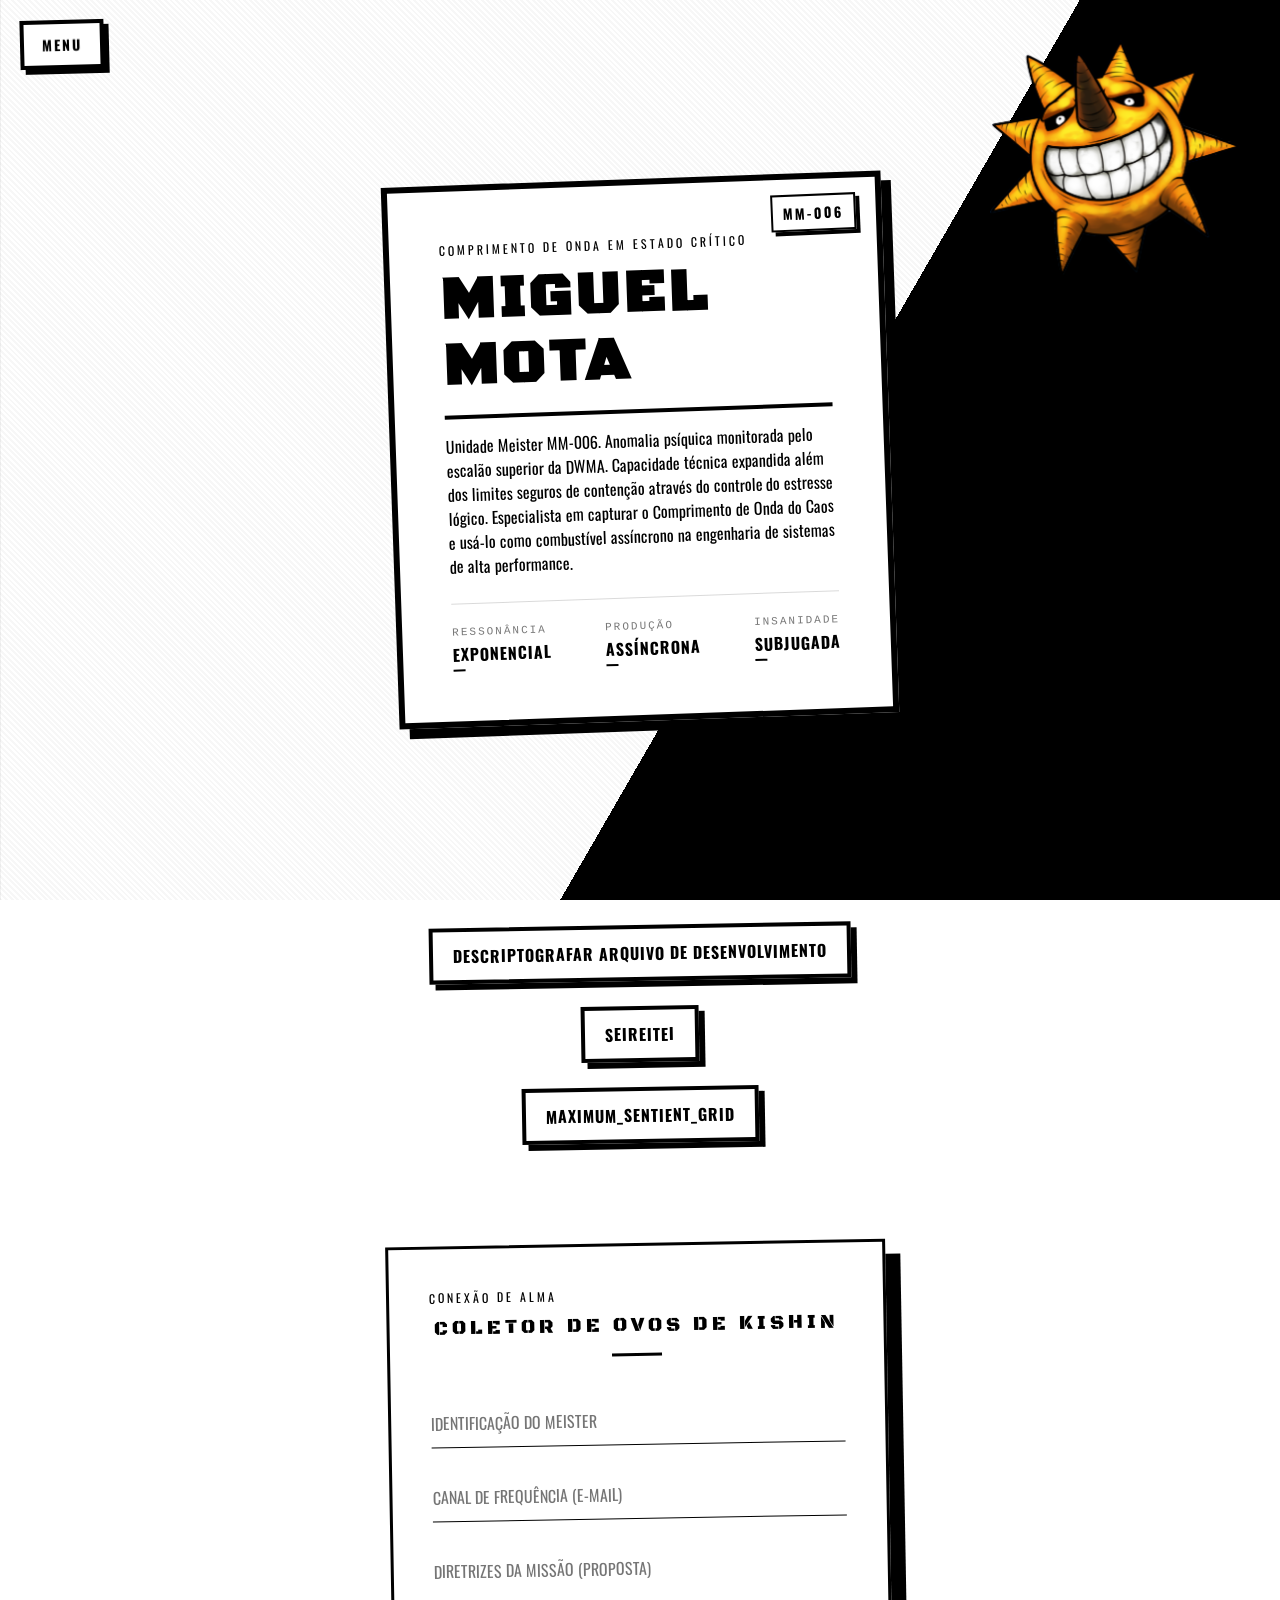
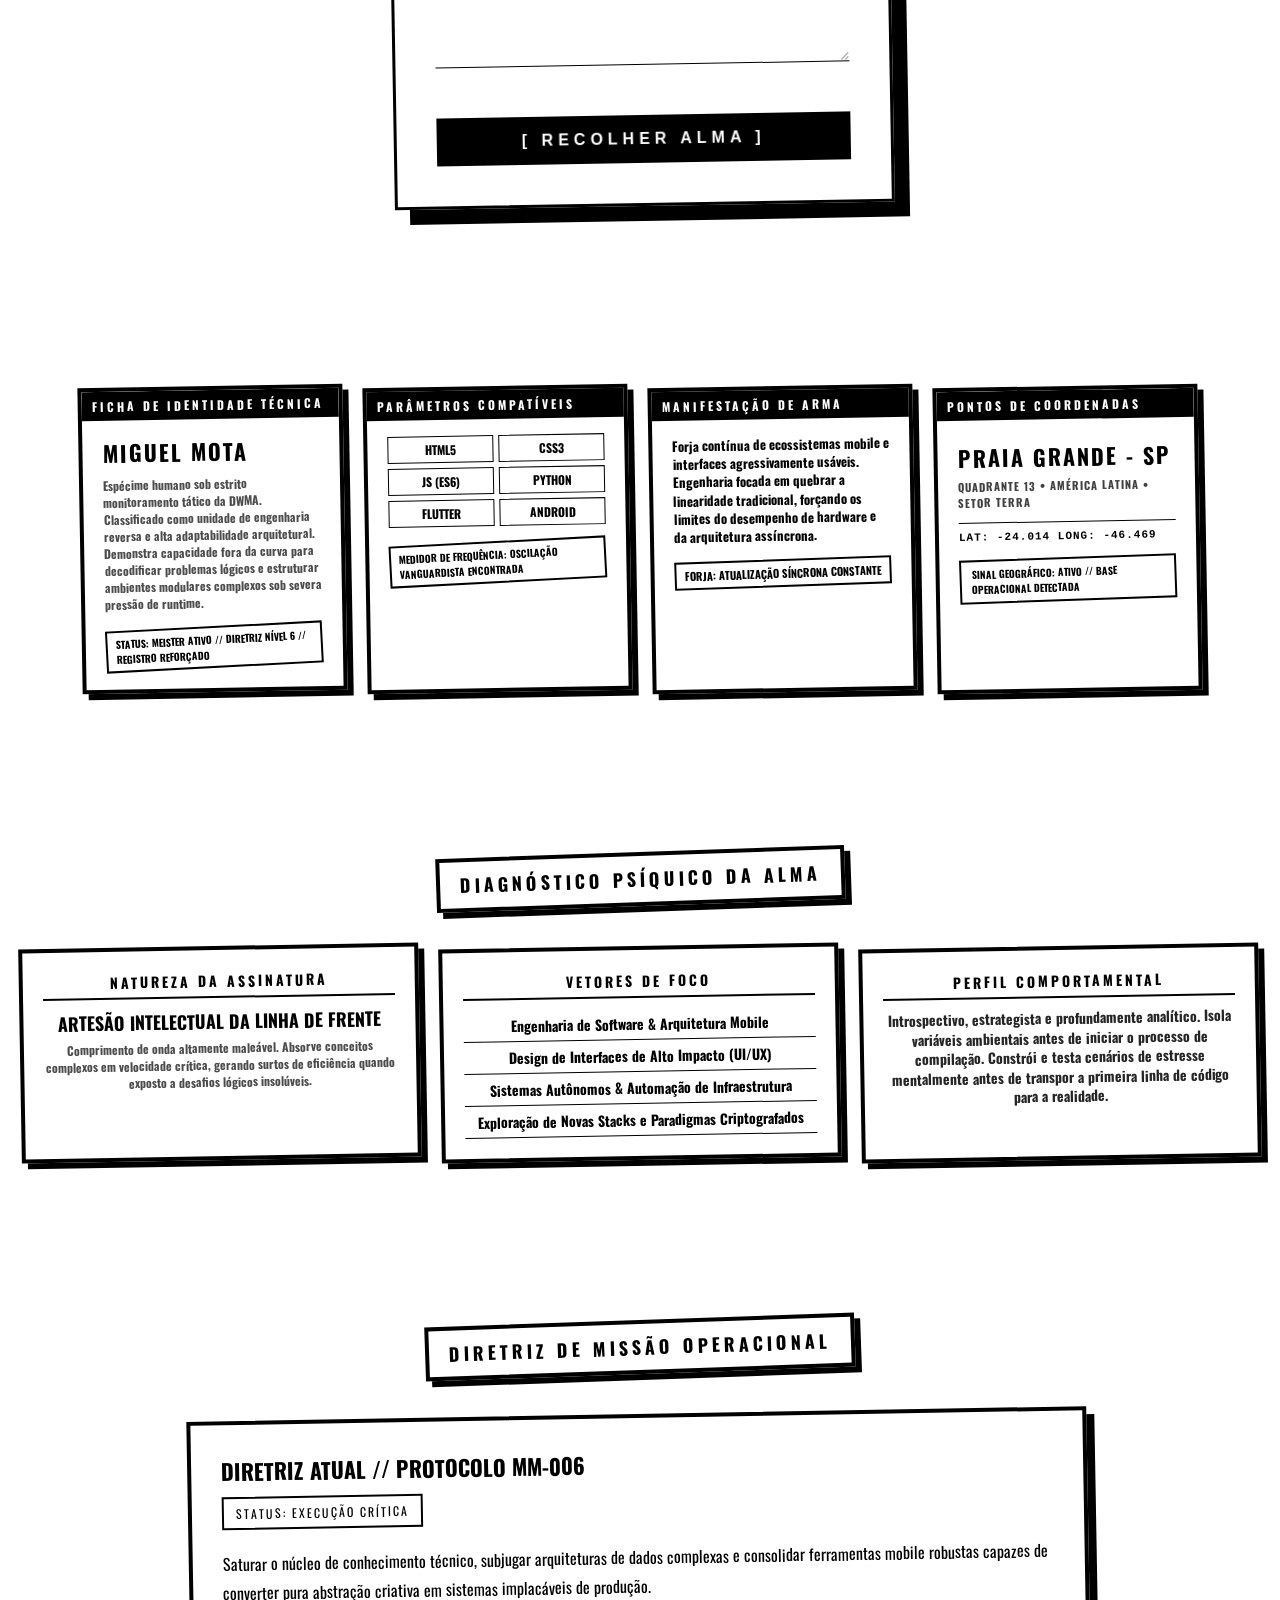
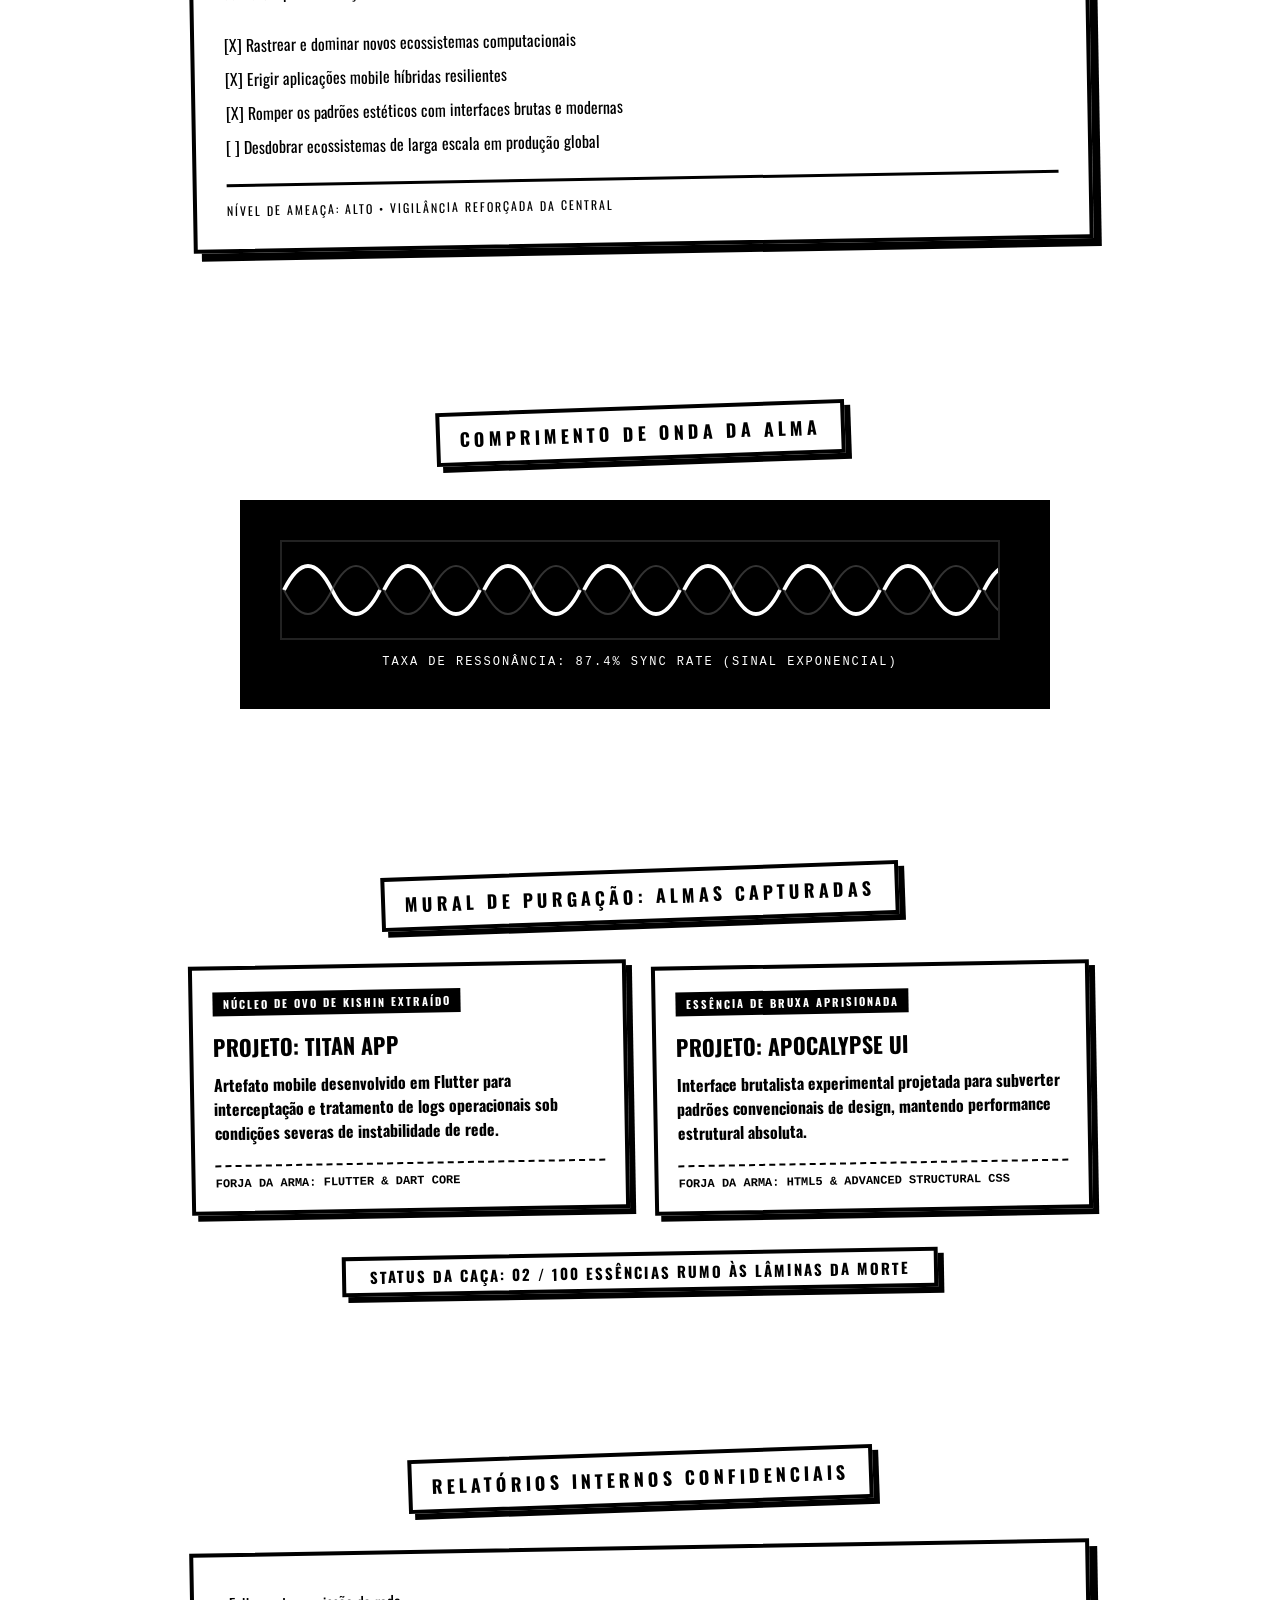
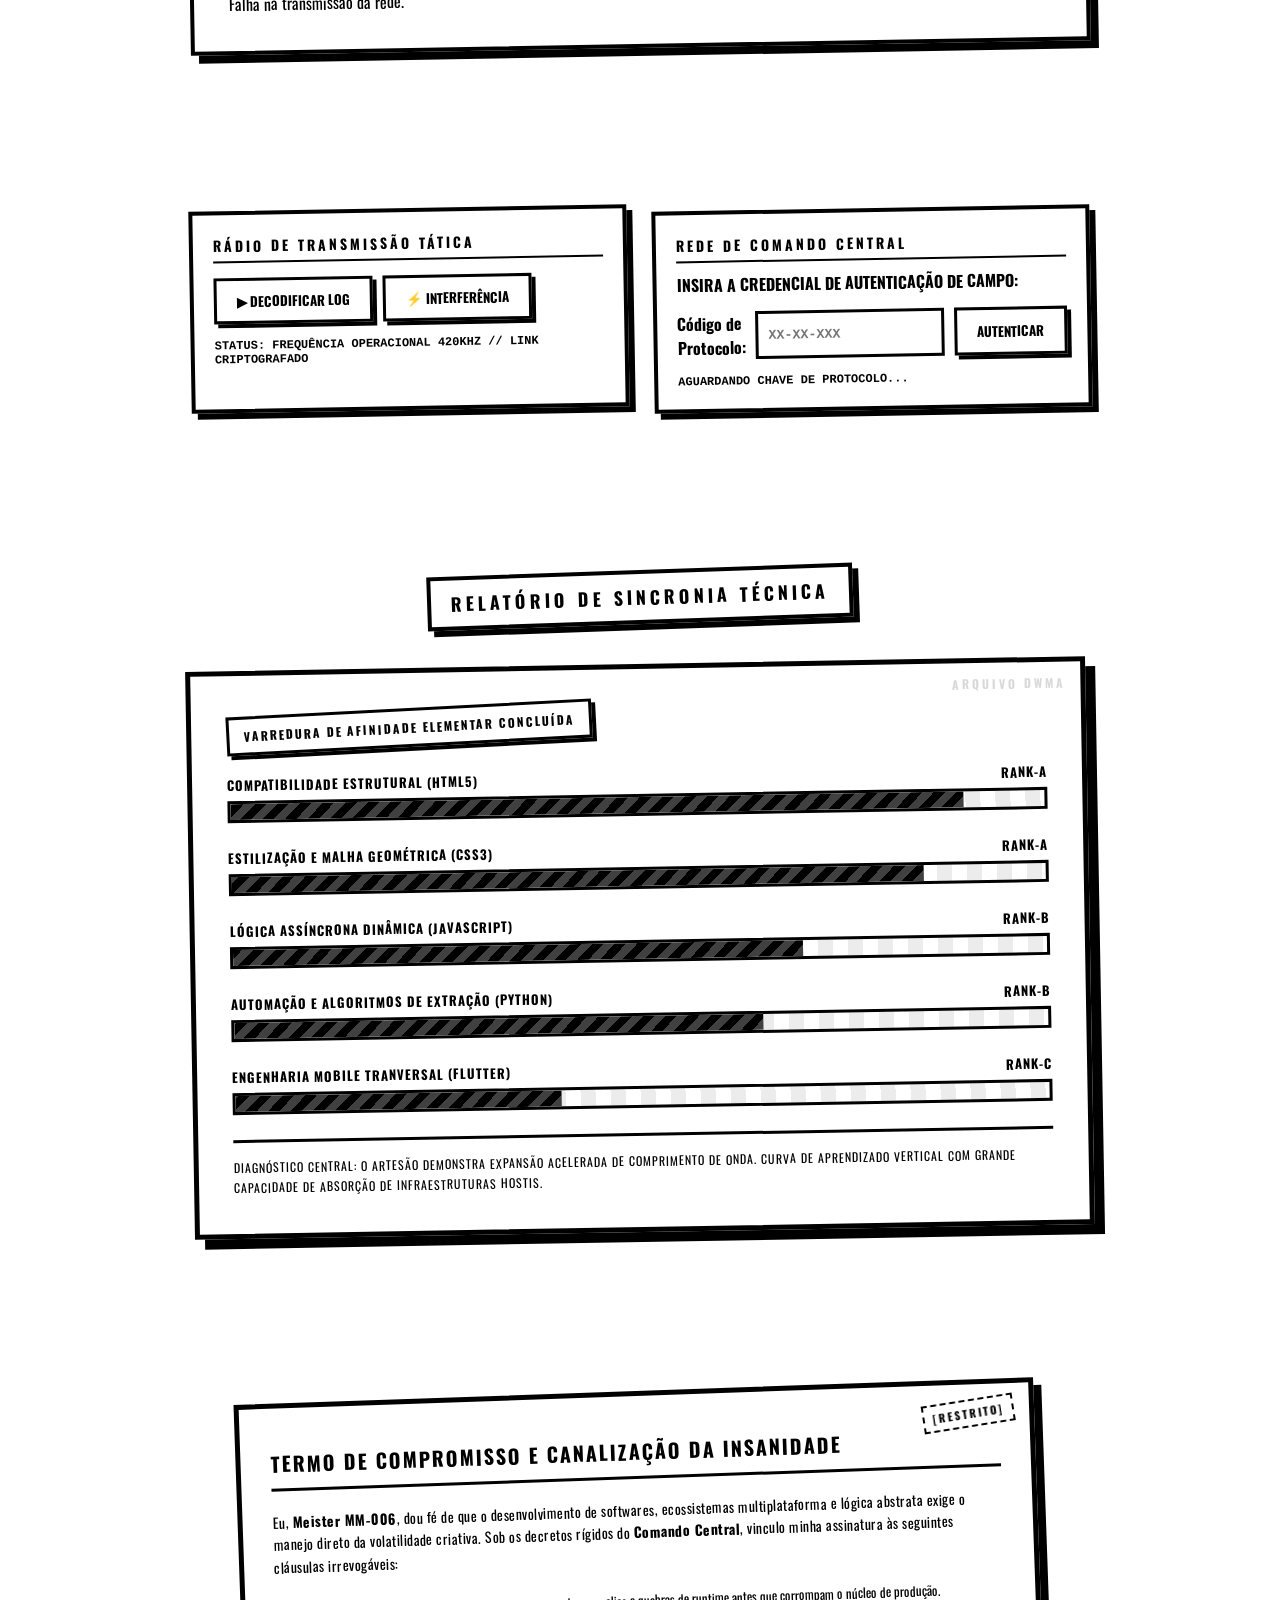
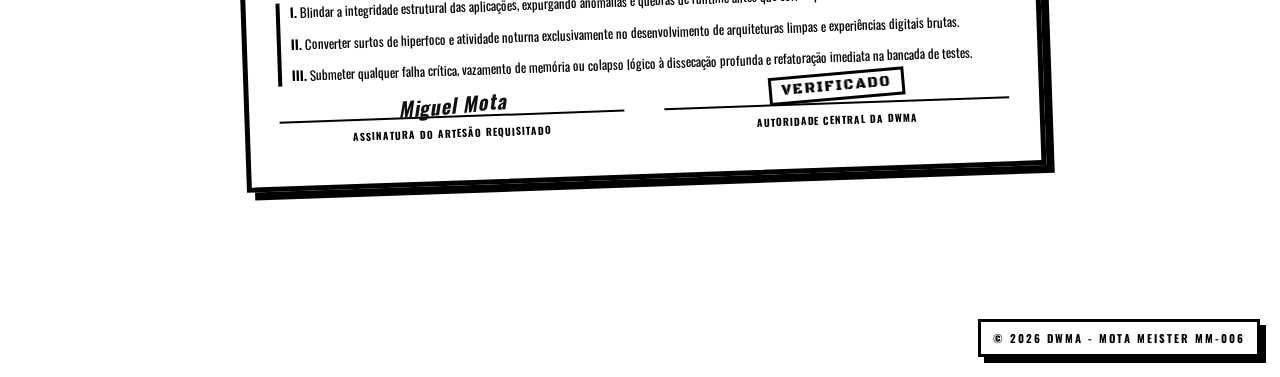
<file: index.html>
<!DOCTYPE html>
<html lang="pt-BR">
<head>
  <meta charset="UTF-8">
  <meta name="viewport" content="width=device-width, initial-scale=1.0">
  <title>DWMA // Registro de Unidade MM-006</title>
  <link href="https://fonts.googleapis.com/css2?family=Oswald:wght@400;700&family=Black+Ops+One&display=swap" rel="stylesheet">
  <link rel="stylesheet" href="style.css">
  <link rel="icon" href="img/logo.png" type="image/png">
  <script defer src="script.js"></script>
</head>
<body>
  
  <!-- MENU DE NAVEGAÇÃO -->
  <button id="menu-toggle" class="menu-trigger-btn" aria-label="Abrir Menu">MENU</button>

  <nav id="side-menu" class="side-menu" aria-hidden="true">
    <button id="menu-close" class="menu-close-btn">&times; CLOSE</button>
    <div class="menu-links">
      <a href="#card-principal" class="menu-item">DADOS DO MEISTER</a>
      <a href="portfolio.html" class="menu-item">PROJETOS FORJADOS</a>
      <a href="#analise-psiquica" class="menu-item">ESTADO DA ALMA</a>
      <a href="#mural-caca" class="menu-item">OVOS DE KISHIN</a>
      <a href="#diario-campo" class="menu-item">DIÁRIO DE BORDO</a>
      <a href="#radio-terminal" class="menu-item">TRANSMISSÃO</a>
      <a href="#progresso-skills" class="menu-item">NÍVEL DE SINCRONIA</a>
      <a href="#dwma-contract" class="menu-item">PACTO DE ALMA</a>
    </div>
  </nav>

  <!-- ELEMENTOS DE AMBIENTAÇÃO -->
  <div class="bg"></div>
  <div class="noise"></div>
  <div class="sun">
    <img src="img/sun-soul2.png" alt="Soul Sun - Sol de Soul Eater">
  </div>

  <!-- SISTEMA DE ÁUDIO OPERACIONAL -->
  <audio id="my-audio-1" src="aviso de atenção.mp3"></audio>
  <audio id="my-audio-2" src="comando central.mp3"></audio>
  <audio id="my-audio-3" src="log de campo.mp3"></audio>

  <!-- CARTÃO PRINCIPAL -->
  <section class="page" id="card-principal">
    <div class="character-card">
      <div class="rank">MM-006</div>
<div class="tag">COMPRIMENTO DE ONDA EM ESTADO CRÍTICO</div>
<h1>MIGUEL MOTA</h1>
<div class="line"></div>
<p class="desc">
  Unidade Meister MM-006. Anomalia psíquica monitorada pelo escalão superior da DWMA. Capacidade técnica expandida além dos limites seguros de contenção através do controle do estresse lógico. Especialista em capturar o Comprimento de Onda do Caos e usá-lo como combustível assíncrono na engenharia de sistemas de alta performance.
</p>
<div class="stats">
  <div class="stat-item"><span class="label">Ressonância</span><span class="value">Exponencial</span></div>
  <div class="stat-item"><span class="label">Produção</span><span class="value">Assíncrona</span></div>
  <div class="stat-item"><span class="label">Insanidade</span><span class="value">Subjugada</span></div>
</div>
      </div>
      
     <!-- <div class="clock" id="clock">00:00:00</div> -->
    </div>
  </section>

  <!-- LINKS DE DIRETRIZ -->
  <div class="dwma-actions">
    
    <a href="portfolio.html" class="dwma-btn">DESCRIPTOGRAFAR ARQUIVO DE DESENVOLVIMENTO</a>
    <a href="https://imota2.github.io/Seireitei/" class="dwma-btn">SEIREITEI</a>
    <a href="https://imota2.github.io/APOCALYPSE_UI/" class="dwma-btn">MAXIMUM_SENTIENT_GRID</a>
    
    
    <section class="kishin-collector">
  <div class="collector-card">
    <div class="tag">CONEXÃO DE ALMA</div>
    <div class="collector-title">COLETOR DE OVOS DE KISHIN</div>
    
    <!-- Removido action e method, adicionado ID -->
    <form id="collector-form" class="collector-form">
      <div class="form-group">
        <input type="text" id="meister-id" required placeholder="IDENTIFICAÇÃO DO MEISTER">
      </div>

      <div class="form-group">
        <input type="email" id="email-chan" required placeholder="CANAL DE FREQUÊNCIA (E-MAIL)">
      </div>

      <div class="form-group">
        <textarea id="mission-msg" rows="4" required placeholder="DIRETRIZES DA MISSÃO (PROPOSTA)"></textarea>
      </div>

      <!-- O botão agora chama a função JS -->
      <button type="button" onclick="enviarWhatsApp()" class="clock">
        [ RECOLHER ALMA ]
      </button>
    </form>
  </div>
</section>

  </div>

  <!-- SEÇÃO DE INFORMAÇÕES TÁTICAS -->
  <section class="info">
    <div class="box identity">
      <div class="section-header">FICHA DE IDENTIDADE TÉCNICA</div>
      <div class="main-title">MIGUEL MOTA</div>
      <div class="sub-text">
        Espécime humano sob estrito monitoramento tático da DWMA. Classificado como unidade de engenharia reversa e alta adaptabilidade arquitetural. Demonstra capacidade fora da curva para decodificar problemas lógicos e estruturar ambientes modulares complexos sob severa pressão de runtime.
      </div>
      <div class="tag-small">STATUS: MEISTER ATIVO // DIRETRIZ NÍVEL 6 // REGISTRO REFORÇADO</div>
    </div>

    <div class="box soul">
      <div class="section-header">PARÂMETROS COMPATÍVEIS</div>
      <div class="stats-grid">
        <div>HTML5</div>
        <div>CSS3</div>
        <div>JS (ES6)</div>
        <div>PYTHON</div>
        <div>FLUTTER</div>
        <div>ANDROID</div>
      </div>
      <div class="soul-level">MEDIDOR DE FREQUÊNCIA: OSCILAÇÃO VANGUARDISTA ENCONTRADA</div>
    </div>

    <div class="box weapon">
      <div class="section-header">MANIFESTAÇÃO DE ARMA</div>
      <p class="weapon-desc">
        Forja contínua de ecossistemas mobile e interfaces agressivamente usáveis. Engenharia focada em quebrar a linearidade tradicional, forçando os limites do desempenho de hardware e da arquitetura assíncrona.
      </p>
      <div class="weapon-status">FORJA: ATUALIZAÇÃO SÍNCRONA CONSTANTE</div>
    </div>

    <div class="box origin">
      <div class="section-header">PONTOS DE COORDENADAS</div>
      <div class="origin-main">PRAIA GRANDE - SP</div>
      <div class="origin-sub">QUADRANTE 13 • AMÉRICA LATINA • SETOR TERRA</div>
      <div class="origin-coords">LAT: -24.014  LONG: -46.469</div>
      <div class="origin-status">SINAL GEOGRÁFICO: ATIVO // BASE OPERACIONAL DETECTADA</div>
    </div>
  </section>

  <!-- ANÁLISE PSÍQUICA -->
  <section class="psy-section" id="analise-psiquica">
    <div class="psy-title">DIAGNÓSTICO PSÍQUICO DA ALMA</div>
    <div class="psy-grid">
      <div class="box psy">
        <h2>NATUREZA DA ASSINATURA</h2>
        <p class="psy-main">ARTESÃO INTELECTUAL DA LINHA DE FRENTE</p>
        <p class="psy-sub">Comprimento de onda altamente maleável. Absorve conceitos complexos em velocidade crítica, gerando surtos de eficiência quando exposto a desafios lógicos insolúveis.</p>
      </div>
      <div class="box psy">
        <h2>VETORES DE FOCO</h2>
        <ul>
          <li>Engenharia de Software & Arquitetura Mobile</li>
          <li>Design de Interfaces de Alto Impacto (UI/UX)</li>
          <li>Sistemas Autônomos & Automação de Infraestrutura</li>
          <li>Exploração de Novas Stacks e Paradigmas Criptografados</li>
        </ul>
      </div>
      <div class="box psy">
        <h2>PERFIL COMPORTAMENTAL</h2>
        <p class="psy-text">Introspectivo, estrategista e profundamente analítico. Isola variáveis ambientais antes de iniciar o processo de compilação. Constrói e testa cenários de estresse mentalmente antes de transpor a primeira linha de código para a realidade.</p>
      </div>
    </div>
  </section>

  <!-- DIRETRIZ DE MISSÃO -->
  <section class="mission-section">
    <div class="mission-title">DIRETRIZ DE MISSÃO OPERACIONAL</div>
    <div class="mission-box">
      <div class="mission-header">DIRETRIZ ATUAL // PROTOCOLO MM-006</div>
      <div class="mission-status">STATUS: EXECUÇÃO CRÍTICA</div>
      <p class="mission-text">Saturar o núcleo de conhecimento técnico, subjugar arquiteturas de dados complexas e consolidar ferramentas mobile robustas capazes de converter pura abstração criativa em sistemas implacáveis de produção.</p>
      <div class="mission-objectives">
        <div class="objective completed"><span>[X]</span> Rastrear e dominar novos ecossistemas computacionais</div>
        <div class="objective completed"><span>[X]</span> Erigir aplicações mobile híbridas resilientes</div>
        <div class="objective completed"><span>[X]</span> Romper os padrões estéticos com interfaces brutas e modernas</div>
        <div class="objective"><span>[ ]</span> Desdobrar ecossistemas de larga escala em produção global</div>
      </div>
      <div class="mission-footer">NÍVEL DE AMEAÇA: ALTO • VIGILÂNCIA REFORÇADA DA CENTRAL</div>
    </div>
  </section>

  <!-- COMPRIMENTO DE ONDA -->
  <section class="wavelength-section">
    <div class="wavelength-title">COMPRIMENTO DE ONDA DA ALMA</div>
    <div class="wavelength-box">
      <div class="wave-container">
        <div class="wave-line"></div>
        <div class="wave-line fast"></div>
      </div>
      <div class="wave-status">TAXA DE RESSONÂNCIA: 87.4% SYNC RATE (SINAL EXPONENCIAL)</div>
    </div>
  </section>

  <!-- MURAL DE CAÇA -->
  <section class="hunting-section" id="mural-caca">
    <div class="hunting-title">MURAL DE PURGAÇÃO: ALMAS CAPTURADAS</div>
    <div class="hunting-grid">
      <div class="box hunter-card">
        <div class="soul-tag">NÚCLEO DE OVO DE KISHIN EXTRAÍDO</div>
        <h3>PROJETO: TITAN APP</h3>
        <p>Artefato mobile desenvolvido em Flutter para interceptação e tratamento de logs operacionais sob condições severas de instabilidade de rede.</p>
        <div class="weapon-used">FORJA DA ARMA: FLUTTER & DART CORE</div>
      </div>
      <div class="box hunter-card">
        <div class="soul-tag">ESSÊNCIA DE BRUXA APRISIONADA</div>
        <h3>PROJETO: APOCALYPSE UI</h3>
        <p>Interface brutalista experimental projetada para subverter padrões convencionais de design, mantendo performance estrutural absoluta.</p>
        <div class="weapon-used">FORJA DA ARMA: HTML5 & ADVANCED STRUCTURAL CSS</div>
      </div>
    </div>
    <div class="hunting-counter">STATUS DA CAÇA: 02 / 100 ESSÊNCIAS RUMO ÀS LÂMINAS DA MORTE</div>
  </section>

  <!-- RELATÓRIOS CONFIDENCIAIS -->
  <section class="diary-section" id="diario-campo">
  <div class="diary-title">RELATÓRIOS INTERNOS CONFIDENCIAIS</div>
  <div class="diary-box" id="logs-container">
    </div>
</section>

  <!-- TERMINAL DE RÁDIO -->
  <section class="terminal-section" id="radio-terminal">
    <div class="terminal-grid">
      
      <div class="box radio-box">
        <h2>RÁDIO DE TRANSMISSÃO TÁTICA</h2>
        <div class="radio-controls">
          <button class="radio-btn" id="btn-play">▶ DECODIFICAR LOG</button>
          <button class="radio-btn" id="btn-static">⚡ INTERFERÊNCIA</button>
        </div>
        <div class="radio-status" id="radio-display">STATUS: FREQUÊNCIA OPERACIONAL 420KHZ // LINK CRIPTOGRAFADO</div>
      </div>

      <div class="box dwma-terminal-box">
        <h2>REDE DE COMANDO CENTRAL</h2>
        <p class="shinigami-hint">INSIRA A CREDENCIAL DE AUTENTICAÇÃO DE CAMPO:</p>
        <div class="input-container">
          <label for="shinigami-input" class="sr-only">Código de Protocolo:</label>
          <input type="text" id="shinigami-input" placeholder="XX-XX-XXX" maxlength="10">
          <button id="shinigami-btn">AUTENTICAR</button>
        </div>
        <div class="terminal-response" id="terminal-output">AGUARDANDO CHAVE DE PROTOCOLO...</div>
      </div>

    </div>
  </section>

  <!-- PROGRESSO / SKILLS -->
  <section class="progress-section" id="progresso-skills">
    <div class="progress-title">RELATÓRIO DE SINCRONIA TÉCNICA</div>
    <div class="progress-box">
      <div class="progress-alert">VARREDURA DE AFINIDADE ELEMENTAR CONCLUÍDA</div>
      <div class="skill">
        <div class="skill-top"><span>COMPATIBILIDADE ESTRUTURAL (HTML5)</span><span>RANK-A</span></div>
        <div class="skill-bar"><div class="skill-fill html"></div></div>
      </div>
      <div class="skill">
        <div class="skill-top"><span>ESTILIZAÇÃO E MALHA GEOMÉTRICA (CSS3)</span><span>RANK-A</span></div>
        <div class="skill-bar"><div class="skill-fill css"></div></div>
      </div>
      <div class="skill">
        <div class="skill-top"><span>LÓGICA ASSÍNCRONA DINÂMICA (JAVASCRIPT)</span><span>RANK-B</span></div>
        <div class="skill-bar"><div class="skill-fill js"></div></div>
      </div>
      <div class="skill">
        <div class="skill-top"><span>AUTOMAÇÃO E ALGORITMOS DE EXTRAÇÃO (PYTHON)</span><span>RANK-B</span></div>
        <div class="skill-bar"><div class="skill-fill python"></div></div>
      </div>
      <div class="skill">
        <div class="skill-top"><span>ENGENHARIA MOBILE TRANVERSAL (FLUTTER)</span><span>RANK-C</span></div>
        <div class="skill-bar"><div class="skill-fill flutter"></div></div>
      </div>
      <div class="progress-diagnosis">
        DIAGNÓSTICO CENTRAL: O ARTESÃO DEMONSTRA EXPANSÃO ACELERADA DE COMPRIMENTO DE ONDA. CURVA DE APRENDIZADO VERTICAL COM GRANDE CAPACIDADE DE ABSORÇÃO DE INFRAESTRUTURAS HOSTIS.
      </div>
    </div>
  </section>

  <!-- CONTRATO DE RESPONSABILIDADE DWMA -->
  <section class="mission-section" id="dwma-contract">
    <div class="contract-box">
      <div class="contract-stamp">[RESTRITO]</div>
      <h2 class="contract-title">TERMO DE COMPROMISSO E CANALIZAÇÃO DA INSANIDADE</h2>
      
      <p class="contract-text">
        Eu, <strong>Meister MM-006</strong>, dou fé de que o desenvolvimento de softwares, ecossistemas multiplataforma e lógica abstrata exige o manejo direto da volatilidade criativa. Sob os decretos rígidos do <strong>Comando Central</strong>, vinculo minha assinatura às seguintes cláusulas irrevogáveis:
      </p>

      <div class="contract-clauses">
        <div class="clause"><strong>I.</strong> Blindar a integridade estrutural das aplicações, expurgando anomalias e quebras de runtime antes que corrompam o núcleo de produção.</div>
        <div class="clause"><strong>II.</strong> Converter surtos de hiperfoco e atividade noturna exclusivamente no desenvolvimento de arquiteturas limpas e experiências digitais brutas.</div>
        <div class="clause"><strong>III.</strong> Submeter qualquer falha crítica, vazamento de memória ou colapso lógico à dissecação profunda e refatoração imediata na bancada de testes.</div>
      </div>

      <div class="contract-signature">
        <div class="sig-line">
          <span class="signature-handwritten">Miguel Mota</span>
          <div class="sig-title">ASSINATURA DO ARTESÃO REQUISITADO</div>
        </div>
        <div class="sig-line">
          <span class="signature-seal">VERIFICADO</span>
          <div class="sig-title">AUTORIDADE CENTRAL DA DWMA</div>
        </div>
      </div>
    </div>
  </section>

  <!-- FOOTER -->
  <footer class="footer">
    © 2026 DWMA - MOTA MEISTER MM-006
  </footer>

</body>
</html>
</file>
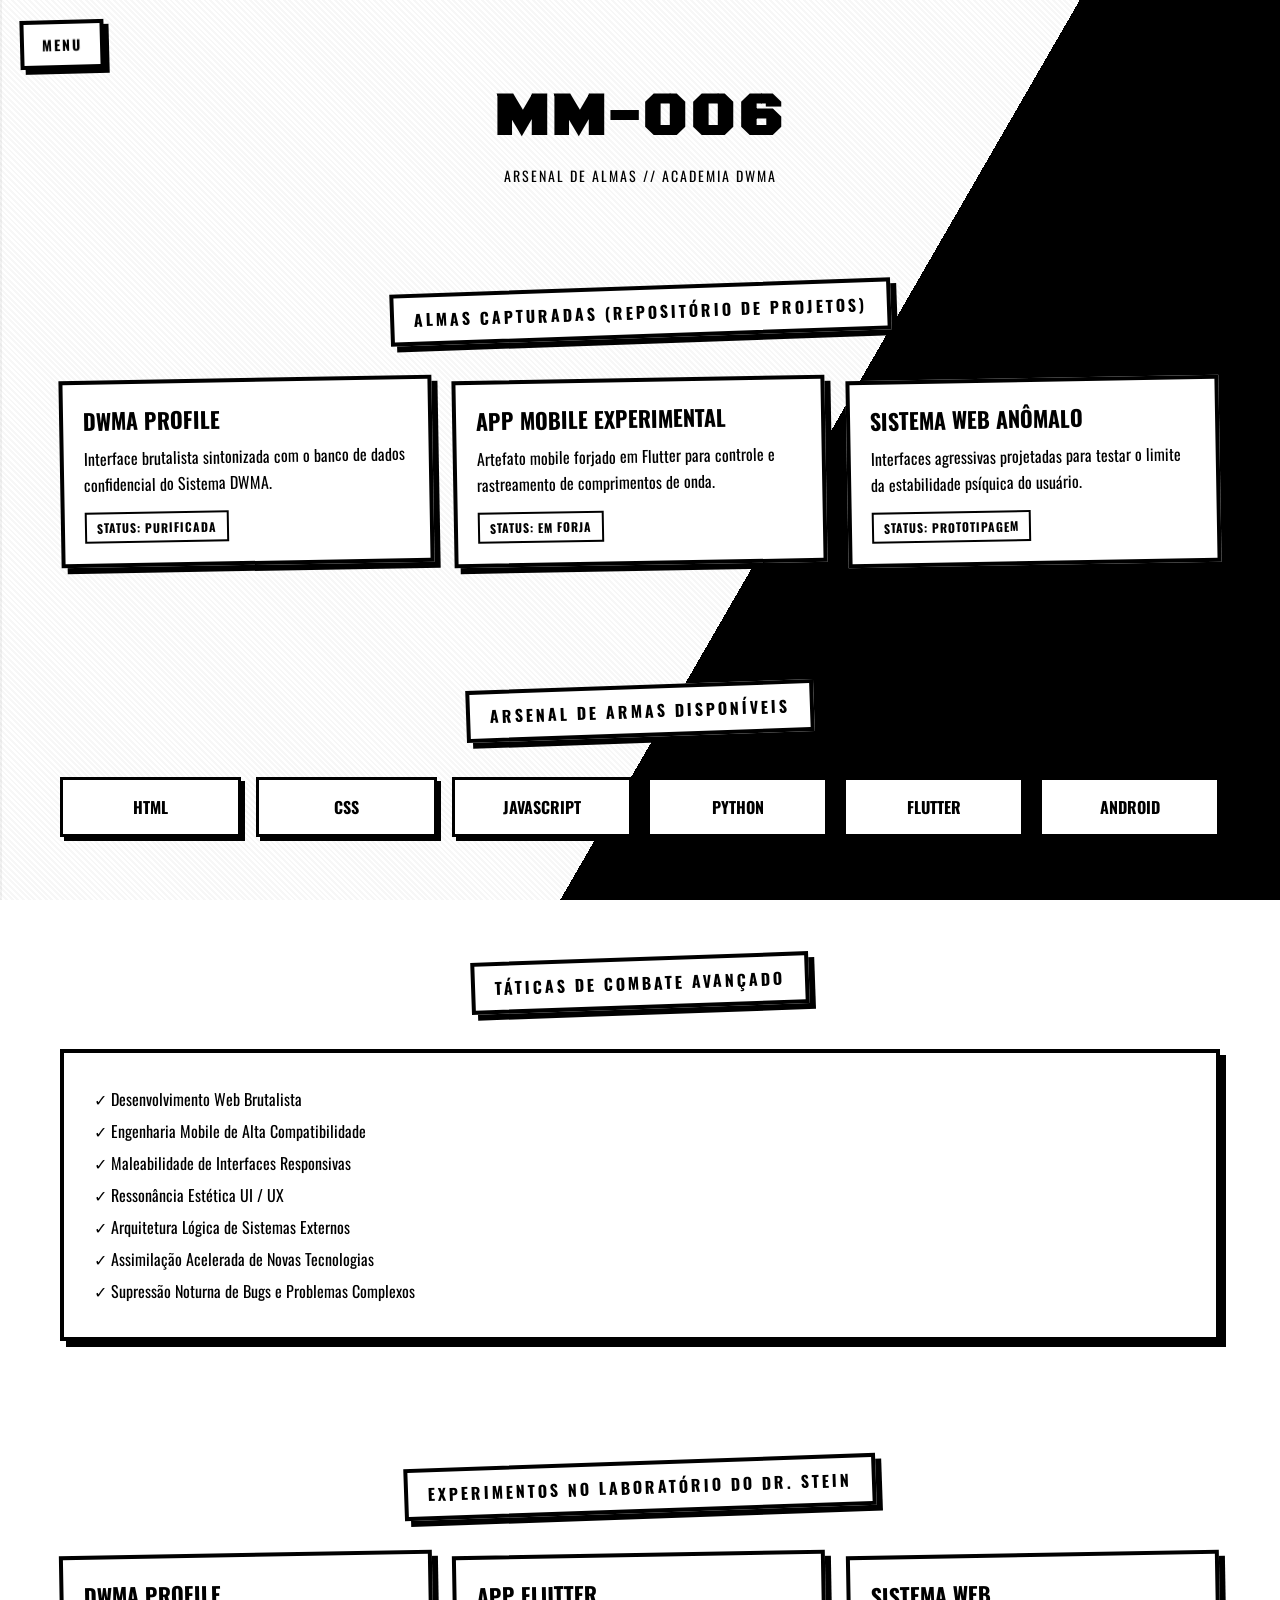
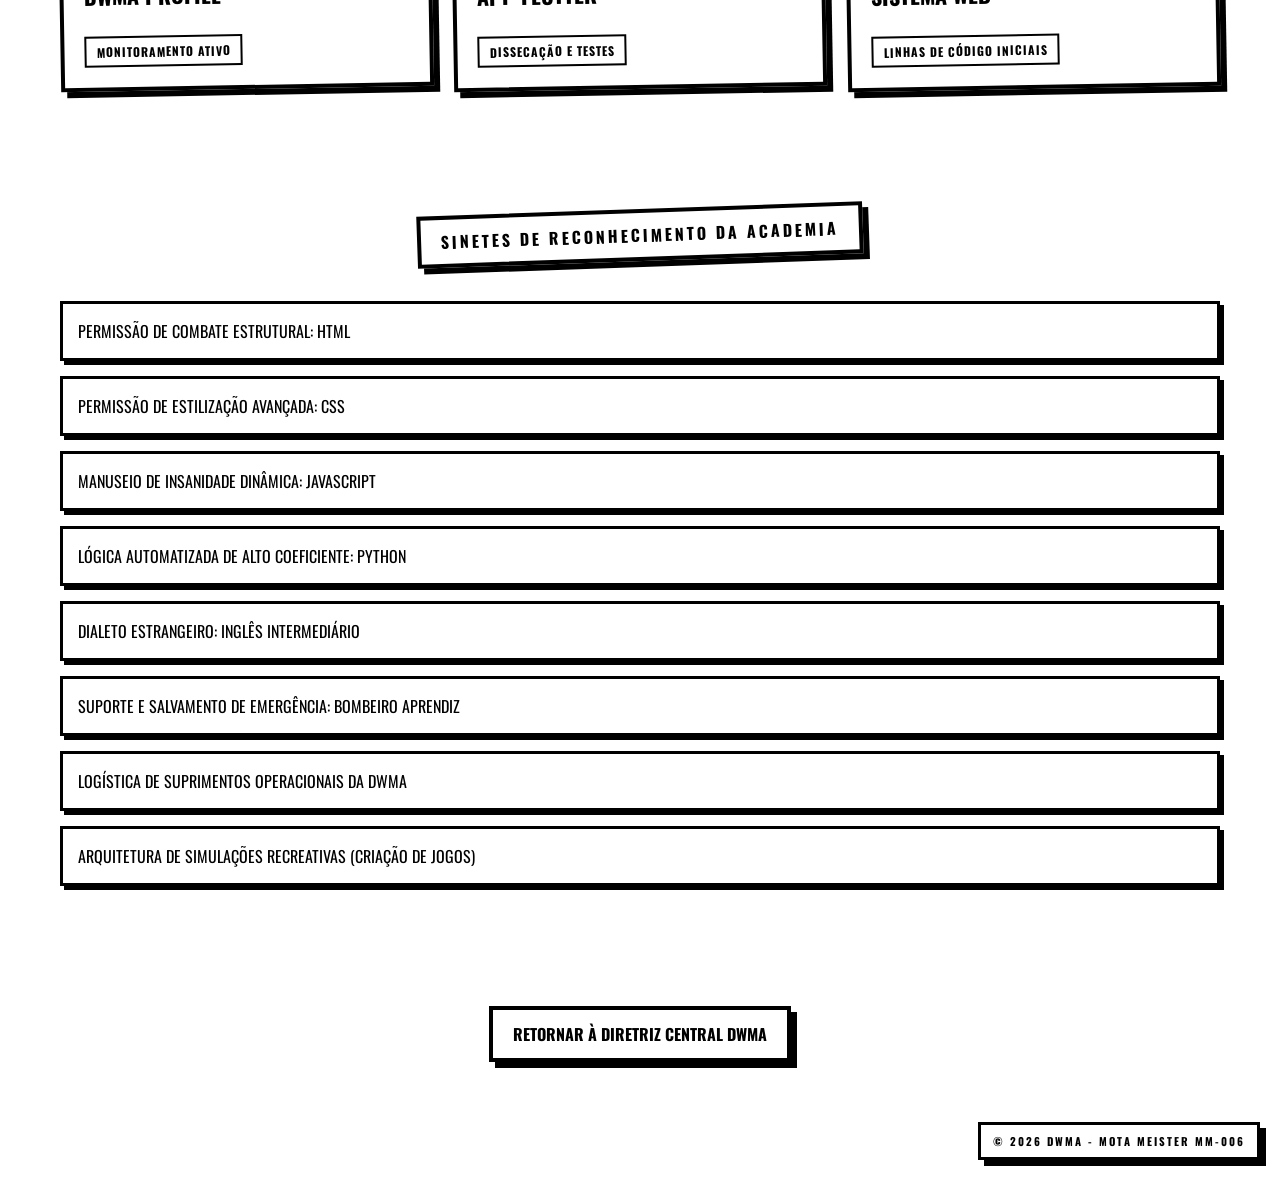
<file: portfolio.html>
<!DOCTYPE html>
<html lang="pt-BR">
<head>
<meta charset="UTF-8">
<meta name="viewport" content="width=device-width, initial-scale=1.0">

<title>MM-006</title>

<link href="https://fonts.googleapis.com/css2?family=Oswald:wght@400;700&family=Black+Ops+One&display=swap" rel="stylesheet">

<link rel="icon" href="img/logo.png" type="image/png">
<link rel="stylesheet" href="portfolio.css">
<!-- SCRIPT DO MENU ADICIONADO AQUI -->
<script defer src="script.js"></script>

</head>

<body>

<!-- BOTÃO PARA ABRIR O MENU -->
<button id="menu-toggle" class="menu-trigger-btn">MENU</button>

<!-- MENU LATERAL RETRÁTIL ADAPTADO PARA O PORTFÓLIO -->
<nav id="side-menu" class="side-menu">
  <button id="menu-close" class="menu-close-btn">X CLOSE</button>
  <div class="menu-links">
    <a href="index.html" class="menu-item">DIRETRIZ CENTRAL DWMA</a>
    <a href="#portfolio-projetos" class="menu-item">ALMAS CAPTURADAS</a>
    <a href="#portfolio-tech" class="menu-item">ARSENAL</a>
    <a href="#portfolio-capacidades" class="menu-item">TÁTICAS</a>
    <a href="#portfolio-producao" class="menu-item">LABORATÓRIO STEIN</a>
    <a href="#portfolio-certificacoes" class="menu-item">SINETES</a>
  </div>
</nav>

<div class="bg"></div>
<div class="noise"></div>

<header class="header">

  <h1>MM-006</h1>

  <p>ARSENAL DE ALMAS // ACADEMIA DWMA</p>

</header>

<!-- ID ADICIONADO AQUI -->
<section class="section" id="portfolio-projetos">

  <div class="section-title">
    ALMAS CAPTURADAS (REPOSITÓRIO DE PROJETOS)
  </div>

  <div class="grid">

    <div class="card">
      <h3>DWMA PROFILE</h3>
      <p>Interface brutalista sintonizada com o banco de dados confidencial do Sistema DWMA.</p>
      <div class="status">STATUS: PURIFICADA</div>
    </div>

    <div class="card">
      <h3>APP MOBILE EXPERIMENTAL</h3>
      <p>Artefato mobile forjado em Flutter para controle e rastreamento de comprimentos de onda.</p>
      <div class="status">STATUS: EM FORJA</div>
    </div>

    <div class="card">
      <h3>SISTEMA WEB ANÔMALO</h3>
      <p>Interfaces agressivas projetadas para testar o limite da estabilidade psíquica do usuário.</p>
      <div class="status">STATUS: PROTOTIPAGEM</div>
    </div>

  </div>

</section>

<!-- ID ADICIONADO AQUI -->
<section class="section" id="portfolio-tech">

  <div class="section-title">
    ARSENAL DE ARMAS DISPONÍVEIS
  </div>

  <div class="tech-grid">

    <div class="tech">HTML</div>
    <div class="tech">CSS</div>
    <div class="tech">JAVASCRIPT</div>
    <div class="tech">PYTHON</div>
    <div class="tech">FLUTTER</div>
    <div class="tech">ANDROID</div>

  </div>

</section>

<!-- ID ADICIONADO AQUI -->
<section class="section" id="portfolio-capacidades">

  <div class="section-title">
    TÁTICAS DE COMBATE AVANÇADO
  </div>

  <div class="ability-box">

    ✓ Desenvolvimento Web Brutalista<br>
    ✓ Engenharia Mobile de Alta Compatibilidade<br>
    ✓ Maleabilidade de Interfaces Responsivas<br>
    ✓ Ressonância Estética UI / UX<br>
    ✓ Arquitetura Lógica de Sistemas Externos<br>
    ✓ Assimilação Acelerada de Novas Tecnologias<br>
    ✓ Supressão Noturna de Bugs e Problemas Complexos

  </div>

</section>

<!-- ID ADICIONADO AQUI -->
<section class="section" id="portfolio-producao">

  <div class="section-title">
    EXPERIMENTOS NO LABORATÓRIO DO DR. STEIN
  </div>

  <div class="grid">

    <div class="card">
      <h3>DWMA PROFILE</h3>
      <div class="status">MONITORAMENTO ATIVO</div>
    </div>

    <div class="card">
      <h3>APP FLUTTER</h3>
      <div class="status">DISSECAÇÃO E TESTES</div>
    </div>

    <div class="card">
      <h3>SISTEMA WEB</h3>
      <div class="status">LINHAS DE CÓDIGO INICIAIS</div>
    </div>

  </div>

</section>

<!-- ID ADICIONADO AQUI -->
<section class="section" id="portfolio-certificacoes">

  <div class="section-title">
    SINETES DE RECONHECIMENTO DA ACADEMIA
  </div>

  <div class="cert-list">

    <div class="cert">PERMISSÃO DE COMBATE ESTRUTURAL: HTML</div>
    <div class="cert">PERMISSÃO DE ESTILIZAÇÃO AVANÇADA: CSS</div>
    <div class="cert">MANUSEIO DE INSANIDADE DINÂMICA: JAVASCRIPT</div>
    <div class="cert">LÓGICA AUTOMATIZADA DE ALTO COEFICIENTE: PYTHON</div>
    <div class="cert">DIALETO ESTRANGEIRO: INGLÊS INTERMEDIÁRIO</div>
    <div class="cert">SUPORTE E SALVAMENTO DE EMERGÊNCIA: BOMBEIRO APRENDIZ</div>
    <div class="cert">LOGÍSTICA DE SUPRIMENTOS OPERACIONAIS DA DWMA</div>
    <div class="cert">ARQUITETURA DE SIMULAÇÕES RECREATIVAS (CRIAÇÃO DE JOGOS)</div>

  </div>

</section>

<a href="index.html" class="back-btn">
  RETORNAR À DIRETRIZ CENTRAL DWMA
</a>

<footer class="footer">
  © 2026 DWMA - MOTA MEISTER MM-006
</footer>

</body>
</html>
</file>
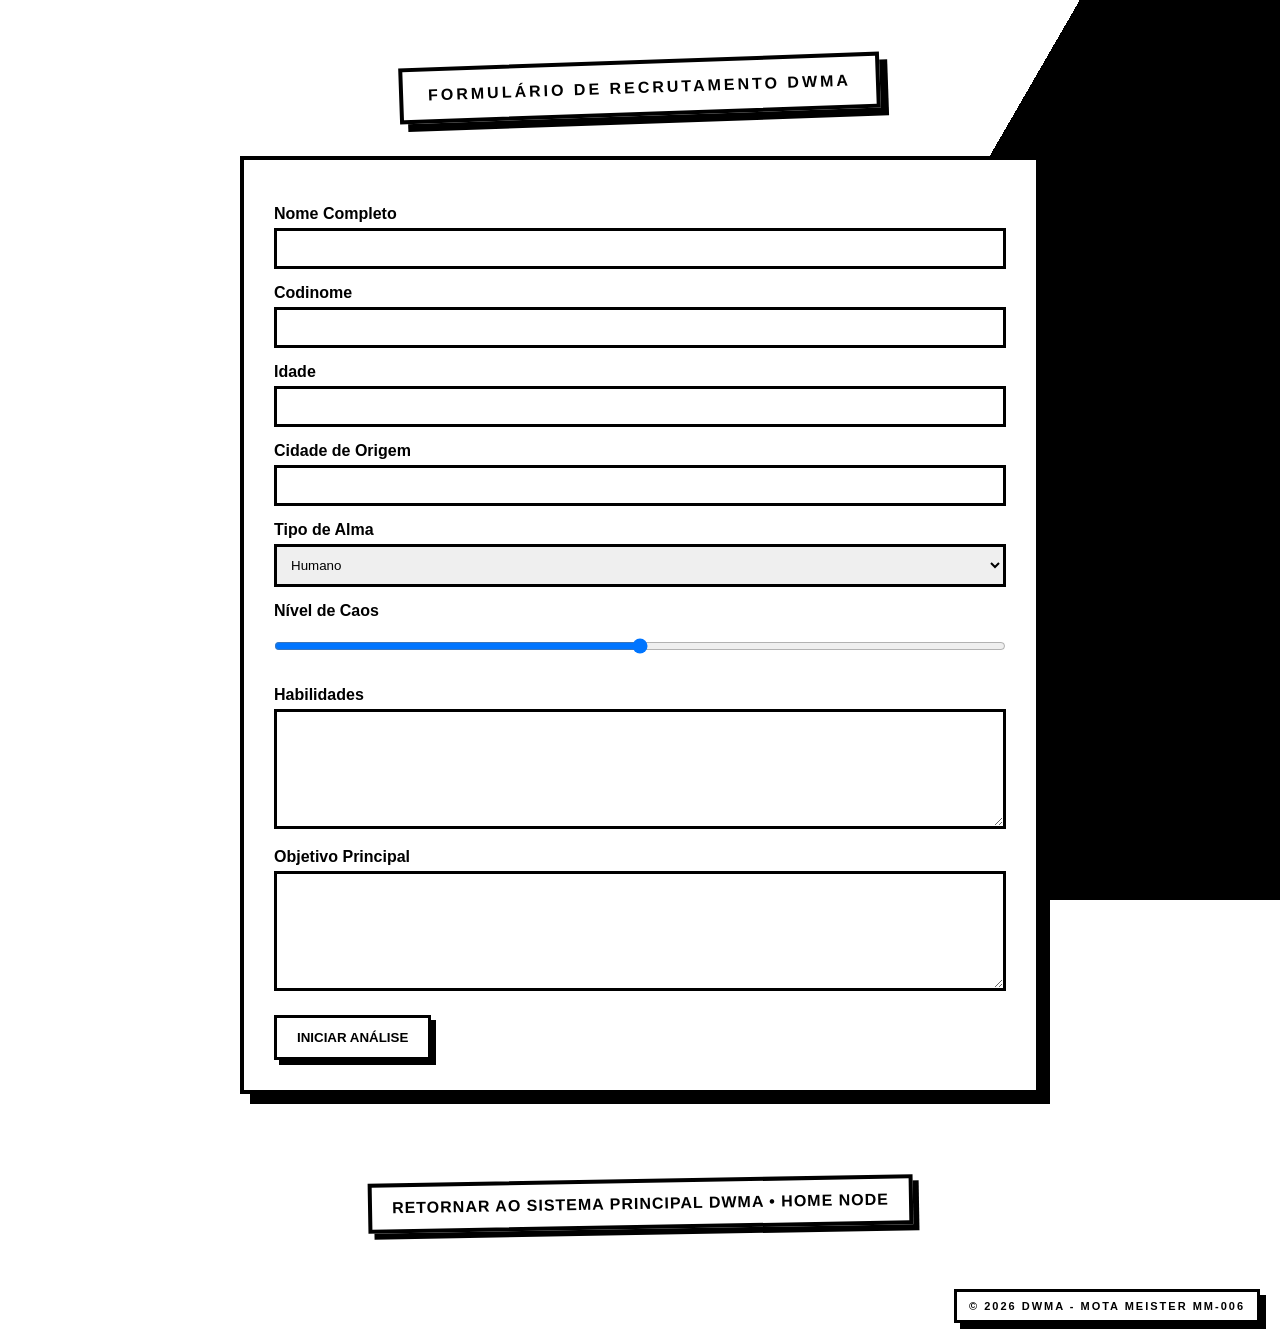
<file: recruitment.html>
<!DOCTYPE html>
<html lang="pt-BR">
<head>
<meta charset="UTF-8">
<meta name="viewport" content="width=device-width, initial-scale=1.0">

<title>Recrutamento DWMA</title>

<link rel="stylesheet" href="recruitment.css">
<link rel="icon" href="img/logo.png" type="image/png">
<script defer src="recruitment.js"></script>
</head>

<body>

<div class="bg"></div>

<section class="recruitment">

  <div class="title">
    FORMULÁRIO DE RECRUTAMENTO DWMA
  </div>

  <form id="dwmaForm">

    <div class="card">

      <label>Nome Completo</label>
      <input type="text" name="Nome" required>

      <label>Codinome</label>
      <input type="text" name="Codinome">

      <label>Idade</label>
      <input type="number" name="Idade" required>

      <label>Cidade de Origem</label>
      <input type="text" name="Cidade">

      <label>Tipo de Alma</label>
      <select name="Tipo de Alma">
        <option>Humano</option>
        <option>Meister</option>
        <option>Arma Demoníaca</option>
        <option>Desconhecido</option>
      </select>

      <label>Nível de Caos</label>
      <input type="range" id="chaos" min="0" max="100" value="50">

      <label>Habilidades</label>
      <textarea name="Habilidades"></textarea>

      <label>Objetivo Principal</label>
      <textarea name="Objetivo"></textarea>

      <button type="button" id="analisar">
        INICIAR ANÁLISE
      </button>

    </div>

  </form>

  <div id="resultado" class="resultado hidden">

    <h2>ANÁLISE CONCLUÍDA</h2>

    <div id="compatibilidade"></div>
    <div id="idUnidade"></div>
    <div id="statusFinal"></div>

    <button id="discordBtn">TRANSMITIR PARA DWMA</button>
    <button id="whatsBtn">ENVIAR VIA WHATSAPP</button>

  </div>

</section>

<!-- TELA SUCESSO -->
<div id="dwmaSuccess" class="success-screen">
  <div class="success-box">

    <div class="success-title">SISTEMA DWMA</div>

    <div class="success-status">TRANSMISSÃO CONCLUÍDA</div>

    <div class="success-text">
      A unidade foi registrada com sucesso no sistema DWMA.
    </div>

    <div class="success-id" id="successId">ID: ----</div>

    <button id="closeSuccess">OK</button>

  </div>
</div>

<a href="index.html" class="dwma-btn">
  RETORNAR AO SISTEMA PRINCIPAL
  <span>DWMA • HOME NODE</span>
</a>

<footer class="footer">
  © 2026 DWMA - MOTA MEISTER MM-006
</footer>

</body>
</html>
</file>
<file: style.css>
::-webkit-scrollbar {
  width: 7px;
}

::-webkit-scrollbar-track {
  background: #000000; /* Fundo preto na faixa de scroll */
}

::-webkit-scrollbar-thumb {
  background: #ffffff; /* O "pino" que desce é branco */
  border: 3px solid #000000; /* Borda preta nele para criar um contraste bruto */
}

/* ==========================================================================
   1. CONFIGURAÇÕES GERAIS E RESET
   ========================================================================== */

* {
  margin: 0;
  padding: 0;
  box-sizing: border-box;
}

body {
  background: white;
  color: black;
  font-family: "Oswald", sans-serif;
  overflow-x: hidden;
}

/* ==========================================================================
   2. ELEMENTOS DE AMBIENTAÇÃO DE FUNDO
   ========================================================================== */

/* Fundo Estilo Mangá */
.bg {
  position: fixed;
  inset: 0;
  background: linear-gradient(120deg, #fff 60%, #000 60%);
  z-index: -3;
}

/* Textura de Ruído */
.noise {
  position: fixed;
  inset: 0;
  background: repeating-linear-gradient(
    45deg,
    rgba(0, 0, 0, .03),
    rgba(0, 0, 0, .03) 2px,
    transparent 2px,
    transparent 4px
  );
  z-index: -2;
}

/* Sol de Soul Eater */
.sun {
  position: fixed;
  top: 40px;
  right: 40px;
  width: 250px;
  z-index: -1;
  animation: floatSun 6s ease-in-out infinite;
}

.sun img {
  width: 100%;
}

@keyframes floatSun {
  0% {
    transform: translateY(0px) rotate(-2deg);
  }
  50% {
    transform: translateY(-10px) rotate(2deg);
  }
  100% {
    transform: translateY(0px) rotate(-2deg);
  }
}

/* ==========================================================================
   3. SEÇÃO PRINCIPAL (CARD DE IDENTIFICAÇÃO)
   ========================================================================== */

.page {
  min-height: 100vh;
  display: flex;
  flex-direction: column;
  justify-content: center;
  align-items: center;
  padding: 60px 20px;
}

.character-card {
  background: white;
  color: black;
  padding: 50px;
  width: 100%;
  max-width: 500px;
  position: relative;
  border: 6px solid black;
  transform: rotate(-2deg);
  box-shadow: 10px 10px 0 black;
  transition: transform 0.3s ease, box-shadow 0.3s ease;
}

.character-card:hover {
  transform: rotate(0deg) scale(1.02);
  box-shadow: 12px 12px 0 black;
}

.tag {
  font-size: 12px;
  letter-spacing: 3px;
  margin-bottom: 10px;
}

h1 {
  font-family: "Black Ops One";
  font-size: 60px;
  letter-spacing: 4px;
  line-height: 1.1;
}

.line {
  width: 100%;
  height: 4px;
  background: black;
  margin: 15px 0;
}

.desc {
  font-size: 16px;
  margin-bottom: 20px;
}

/* ==========================================================================
   STATUS MINIMALISTAS E ELEGANTES
   ========================================================================== */

.stats {
  display: flex;
  justify-content: space-between;
  align-items: center;
  gap: 20px;
  
  /* Linha divisória fina e elegante no topo */
  border-top: 1px solid rgba(0, 0, 0, 0.15); 
  padding-top: 22px;
  margin-top: 25px;
}

.stat-item {
  display: flex;
  flex-direction: column; /* Coloca o valor abaixo do título para visual de painel */
  align-items: flex-start;
  gap: 4px;
}

/* O título do status (Pequeno, discreto e espaçado) */
.stat-item .label {
  font-family: monospace;
  font-size: 11px;
  text-transform: uppercase;
  letter-spacing: 2px;
  color: #777777; /* Tom cinza elegante */
}

/* O valor do status (Forte, nítido e elegante) */
.stat-item .value {
  font-family: 'Oswald', sans-serif;
  font-size: 16px;
  font-weight: 700;
  text-transform: uppercase;
  letter-spacing: 1px;
  color: #000000;
  position: relative;
}

/* Destaque sutil para o último item (Insanidade) */
.stat-item:last-child .value {
  color: #000000; /* Vermelho alerta fino */
}

/* Pequeno ponto estético abaixo de cada valor para simular interface */
.stat-item .value::after {
  content: '';
  display: block;
  width: 12px;
  height: 2px;
  background: currentColor;
  margin-top: 3px;
}

.clock {
  margin-top: 15px;
  font-size: 18px;
  font-weight: bold;
}

.rank {
  position: absolute;
  top: 15px;
  right: 20px;
  font-size: 14px;
  font-weight: bold;
  letter-spacing: 2px;
  padding: 6px 10px;
  border: 2px solid black;
  background: white;
  box-shadow: 4px 4px 0 black;
  transform: rotate(-0.4deg);
}

/* ==========================================================================
   4. SEÇÃO INFO (FICHA DA DWMA)
   ========================================================================== */

.info {
  padding: 80px;
  display: grid;
  grid-template-columns: repeat(auto-fit, minmax(250px, 1fr));
  gap: 20px;
}

.box {
  border: 4px solid black;
  padding: 20px;
  background: white;
  box-shadow: 6px 6px 0 black;
  transform: rotate(-1deg);
  font-weight: bold;
  transition: .3s;
}

.box:hover {
  transform: rotate(0deg) scale(1.03);
}

.box h2 {
  font-size: 14px;
  letter-spacing: 3px;
  border-bottom: 2px solid black;
  padding-bottom: 5px;
  margin-bottom: 10px;
}

/* Bloco: Ponto de Origem */
.origin {
  position: relative;
  overflow: hidden;
  padding-top: 40px;
}

.origin .section-header {
  position: absolute;
  top: 0;
  left: 0;
  width: 100%;
  padding: 6px 10px;
  background: black;
  color: white;
  font-size: 12px;
  letter-spacing: 3px;
  font-weight: bold;
}

.origin-main {
  font-size: 22px;
  font-weight: 900;
  letter-spacing: 2px;
  margin-top: 10px;
}

.origin-sub {
  font-size: 11px;
  opacity: .75;
  margin-top: 5px;
  letter-spacing: 1px;
}

.origin-coords {
  margin-top: 12px;
  font-size: 11px;
  font-family: monospace;
  border-top: 1px solid black;
  padding-top: 8px;
  letter-spacing: 1px;
}

.origin-status {
  margin-top: 15px;
  display: inline-block;
  padding: 5px 10px;
  font-size: 10px;
  font-weight: bold;
  border: 2px solid black;
  transform: rotate(-1deg);
}

/* Bloco: Ficha de Identidade */
.identity {
  position: relative;
  overflow: hidden;
  padding-top: 35px;
}

.identity .section-header {
  position: absolute;
  top: 0;
  left: 0;
  width: 100%;
  padding: 6px 10px;
  background: black;
  color: white;
  font-size: 12px;
  letter-spacing: 3px;
  font-weight: bold;
}

.identity .main-title {
  font-size: 22px;
  font-weight: 900;
  letter-spacing: 2px;
  margin-top: 10px;
}

.identity .sub-text {
  font-size: 12px;
  opacity: .7;
  margin-top: 8px;
}

.identity .tag-small {
  margin-top: 15px;
  display: inline-block;
  font-size: 10px;
  padding: 4px 8px;
  border: 2px solid black;
  transform: rotate(-2deg);
}

/* Bloco: Parâmetros da Alma */
.soul {
  position: relative;
  padding-top: 35px;
}

.soul .section-header {
  position: absolute;
  top: 0;
  left: 0;
  width: 100%;
  padding: 6px 10px;
  background: black;
  color: white;
  font-size: 12px;
  letter-spacing: 3px;
  font-weight: bold;
}

.stats-grid {
  display: grid;
  grid-template-columns: repeat(2, 1fr);
  gap: 5px;
  font-size: 12px;
  margin-top: 10px;
}

.stats-grid div {
  border: 1px solid black;
  padding: 4px;
  text-align: center;
}

.soul-level {
  margin-top: 15px;
  display: inline-block;
  padding: 4px 8px;
  font-size: 10px;
  font-weight: bold;
  border: 2px solid black;
  transform: rotate(-2deg);
}

/* Bloco: Saída de Arma */
.weapon {
  position: relative;
  padding-top: 35px;
}

.weapon .section-header {
  position: absolute;
  top: 0;
  left: 0;
  width: 100%;
  padding: 6px 10px;
  background: black;
  color: white;
  font-size: 12px;
  letter-spacing: 3px;
  font-weight: bold;
}

.weapon-desc {
  font-size: 13px;
  margin-top: 10px;
  line-height: 1.4;
}

.weapon-status {
  margin-top: 15px;
  font-size: 11px;
  font-weight: bold;
  display: inline-block;
  padding: 4px 8px;
  border: 2px solid black;
  transform: rotate(-1deg);
}

/* ==========================================================================
   5. SEÇÃO: ANÁLISE PSÍQUICA DA ALMA
   ========================================================================== */

.psy-section {
  padding: 80px 20px;
  text-align: center;
}

.psy-title {
  font-size: 18px;
  font-weight: 900;
  letter-spacing: 4px;
  border: 4px solid black;
  display: inline-block;
  padding: 10px 20px;
  box-shadow: 6px 6px 0 black;
  transform: rotate(-2deg);
  background: white;
  margin-bottom: 40px;
}

.psy-grid {
  display: grid;
  grid-template-columns: repeat(auto-fit, minmax(250px, 1fr));
  gap: 20px;
}

.psy h2 {
  font-size: 14px;
  letter-spacing: 3px;
  margin-bottom: 10px;
}

.psy ul {
  list-style: none;
  margin-top: 10px;
}

.psy li {
  padding: 5px 0;
  border-bottom: 1px solid black;
  font-size: 14px;
}

.psy-main {
  font-size: 18px;
  font-weight: 800;
  margin-top: 10px;
}

.psy-sub {
  font-size: 12px;
  opacity: .7;
  margin-top: 5px;
}

.psy-text {
  font-size: 14px;
  margin-top: 10px;
  line-height: 1.4;
  opacity: .85;
}

/* ==========================================================================
   6. SEÇÃO: REGISTRO DE MISSÃO
   ========================================================================== */

.mission-section {
  padding: 80px 20px;
}

.mission-title {
  font-size: 18px;
  font-weight: 900;
  letter-spacing: 4px;
  border: 4px solid black;
  display: table;
  padding: 10px 20px;
  box-shadow: 6px 6px 0 black;
  transform: rotate(-2deg);
  background: white;
  margin: 0 auto 40px auto;
}

.mission-box {
  max-width: 900px;
  margin: auto;
  background: white;
  border: 4px solid black;
  padding: 30px;
  box-shadow: 8px 8px 0 black;
  transform: rotate(-1deg);
}

.mission-header {
  font-size: 22px;
  font-weight: bold;
  margin-bottom: 10px;
}

.mission-status {
  display: inline-block;
  border: 2px solid black;
  padding: 6px 12px;
  font-size: 12px;
  letter-spacing: 2px;
  margin-bottom: 20px;
}

.mission-text {
  margin-bottom: 25px;
  line-height: 1.8;
}

.mission-objectives {
  display: grid;
  gap: 10px;
  margin-bottom: 25px;
}

.mission-footer {
  border-top: 3px solid black;
  padding-top: 15px;
  font-size: 12px;
  letter-spacing: 2px;
}

/* ==========================================================================
   7. SEÇÃO: COMPRIMENTO DE ONDA DA ALMA (OSCILOSCÓPIO)
   ========================================================================== */

.wavelength-section {
  padding: 80px 20px;
  text-align: center;
}

.wavelength-title {
  font-size: 18px;
  font-weight: 900;
  letter-spacing: 4px;
  border: 4px solid black;
  display: inline-block;
  padding: 10px 20px;
  box-shadow: 6px 6px 0 black;
  transform: rotate(-2deg);
  background: white;
  margin-bottom: 40px;
}

.wavelength-box {
  max-width: 800px;
  margin: auto;
  background: black;
  border: 5px solid black;
  padding: 35px;
  box-shadow: 10px 0px 0 black;
  position: relative;
}

.wave-container {
  height: 100px;
  position: relative;
  overflow: hidden;
  background: #000;
  border: 2px solid #222;
}

.wave-line {
  position: absolute;
  width: 200%;
  height: 100%;
  top: 0;
  left: 0;
  background-image: url("data:image/svg+xml,%3Csvg xmlns='http://www.w3.org/2000/svg' width='100' height='100' viewBox='0 0 100 100'%3E%3Cpath d='M0,50 Q25,0 50,50 T100,50' fill='none' stroke='%23ffffff' stroke-width='4'/%3E%3C/svg%3E");
  background-repeat: repeat-x;
  background-size: 100px 100%;
  animation: moveWave 2.5s linear infinite;
}

.wave-line.fast {
  background-image: url("data:image/svg+xml,%3Csvg xmlns='http://www.w3.org/2000/svg' width='100' height='100' viewBox='0 0 100 100'%3E%3Cpath d='M0,50 Q25,100 50,50 T100,50' fill='none' stroke='%23666666' stroke-width='2'/%3E%3C/svg%3E");
  animation: moveWave 1.2s linear infinite reverse;
  opacity: 0.5;
}

@keyframes moveWave {
  0% {
    transform: translateX(0);
  }
  100% {
    transform: translateX(-100px);
  }
}

.wave-status {
  color: white;
  font-family: monospace;
  margin-top: 15px;
  font-size: 12px;
  letter-spacing: 2px;
}

/* ==========================================================================
   8. SEÇÃO: MURAL DE CAÇA (PROJETOS)
   ========================================================================== */

.hunting-section {
  padding: 80px 20px;
}

.hunting-title {
  font-size: 18px;
  font-weight: 900;
  letter-spacing: 4px;
  border: 4px solid black;
  display: table;
  padding: 10px 20px;
  box-shadow: 6px 6px 0 black;
  transform: rotate(-2deg);
  background: white;
  margin: 0 auto 40px auto;
}

.hunting-grid {
  display: grid;
  grid-template-columns: repeat(auto-fit, minmax(280px, 1fr));
  gap: 25px;
  max-width: 900px;
  margin: auto;
}

.hunter-card {
  text-align: left;
  transform: rotate(-1deg);
}

.soul-tag {
  font-size: 11px;
  background: black;
  color: white;
  display: inline-block;
  padding: 4px 10px;
  letter-spacing: 2px;
  font-weight: bold;
  margin-bottom: 10px;
}

.hunter-card h3 {
  font-size: 22px;
  font-weight: bold;
  margin: 5px 0 10px 0;
}

.weapon-used {
  margin-top: 20px;
  font-size: 12px;
  border-top: 2px dashed black;
  padding-top: 10px;
  font-weight: bold;
  font-family: monospace;
}

.hunting-counter {
  display: table;
  margin: 40px auto 0 auto;
  padding: 5px 24px;
  font-size: 15px;
  font-weight: 900;
  letter-spacing: 2px;
  text-align: center;
  text-transform: uppercase;
  background: white;
  color: black;
  border: 4px solid black;
  box-shadow: 6px 6px 0 black;
  transform: rotate(-1deg);
}

/* ==========================================================================
   9. SEÇÃO: DIÁRIO DE CAMPO (TEXTO CENSURADO)
   ========================================================================== */

.diary-section {
  padding: 80px 20px;
}

.diary-title {
  font-size: 18px;
  font-weight: 900;
  letter-spacing: 4px;
  border: 4px solid black;
  display: table;
  padding: 10px 20px;
  box-shadow: 6px 6px 0 black;
  transform: rotate(-2deg);
  background: white;
  margin: 0 auto 40px auto;
}

.diary-box {
  max-width: 900px;
  margin: auto;
  background: white;
  border: 4px solid black;
  padding: 35px;
  box-shadow: 8px 8px 0 black;
  transform: rotate(-1deg);
  display: grid;
  gap: 30px;
}

.diary-log {
  border-left: 4px solid black;
  padding-left: 20px;
  position: relative;
}

.log-date {
  font-family: monospace;
  font-weight: bold;
  color: black;
  font-size: 13px;
  display: block;
  margin-bottom: 8px;
  opacity: 0.6;
}

.censor {
  background: black;
  color: black;
  transition: background 0.2s, color 0.2s;
  padding: 0 3px;
  font-family: monospace;
  cursor: help;
}

.censor:hover {
  background: #eeeeee;
  color: black;
}

/* ==========================================================================
   10. SEÇÃO: TERMINAL E CONEXÃO DWMA
   ========================================================================== */

.terminal-section {
  padding: 80px 20px;
}

.terminal-grid {
  display: grid;
  grid-template-columns: repeat(auto-fit, minmax(300px, 1fr));
  gap: 25px;
  max-width: 900px;
  margin: auto;
}

.radio-box,
.dwma-terminal-box {
  transform: rotate(-1deg);
}

.radio-controls,
.input-container {
  display: flex;
  gap: 10px;
  margin: 15px 0;
}

.input-container input {
  border: 3px solid black;
  padding: 10px;
  font-family: monospace;
  width: 100%;
  font-weight: bold;
  outline: none;
}

.radio-btn,
.input-container button {
  background: white;
  border: 3px solid black;
  font-weight: bold;
  padding: 10px 20px;
  cursor: pointer;
  box-shadow: 4px 4px 0 black;
  font-family: "Oswald";
  transition: 0.1s;
}

.radio-btn:active,
.input-container button:active {
  transform: translate(2px, 2px);
  box-shadow: 2px 2px 0 black;
}

.radio-status,
.terminal-response {
  font-family: monospace;
  font-size: 12px;
  margin-top: 10px;
  font-weight: bold;
}

/* ==========================================================================
   11. SEÇÃO: RELATÓRIO DE PROGRESSO (SKILLS)
   ========================================================================== */

.progress-section {
  padding: 80px 20px;
}

.progress-title {
  font-size: 18px;
  font-weight: 900;
  letter-spacing: 4px;
  border: 4px solid black;
  display: table;
  padding: 10px 20px;
  box-shadow: 6px 6px 0 black;
  transform: rotate(-2deg);
  background: white;
  margin: 0 auto 40px auto;
}

.progress-box {
  max-width: 900px;
  margin: auto;
  background: white;
  border: 5px solid black;
  padding: 35px;
  box-shadow: 10px 10px 0 black;
  transform: rotate(-1deg);
  position: relative;
  overflow: hidden;
}

.progress-box::before {
  content: "ARQUIVO DWMA";
  position: absolute;
  top: 12px;
  right: 15px;
  font-size: 12px;
  font-weight: 900;
  letter-spacing: 3px;
  opacity: .15;
}

.progress-alert {
  display: inline-block;
  margin-bottom: 25px;
  padding: 8px 14px;
  border: 3px solid black;
  background: white;
  font-size: 12px;
  font-weight: bold;
  letter-spacing: 2px;
  transform: rotate(-2deg);
  box-shadow: 4px 4px 0 black;
}

.skill {
  margin-bottom: 25px;
}

.skill-top {
  display: flex;
  justify-content: space-between;
  font-size: 13px;
  font-weight: bold;
  margin-bottom: 6px;
  letter-spacing: 1px;
}

.skill-bar {
  height: 22px;
  border: 3px solid black;
  background: repeating-linear-gradient(90deg, white, white 15px, #ececec 15px, #ececec 30px);
  overflow: hidden;
  position: relative;
}

.skill-fill {
  height: 100%;
  background: black;
  position: relative;
  width: 0%;
  transition: width 1.5s cubic-bezier(0.1, 1, 0.1, 1);
}

.skill-fill::after {
  content: "";
  position: absolute;
  inset: 0;
  background: repeating-linear-gradient(-45deg, rgba(255, 255, 255, .25), rgba(255, 255, 255, .25) 8px, transparent 8px, transparent 16px);
}

.progress-diagnosis {
  margin-top: 25px;
  padding-top: 15px;
  border-top: 3px solid black;
  font-size: 12px;
  letter-spacing: 1px;
  line-height: 1.7;
}

.html, .css, .js, .python, .flutter {
  width: 0%;
}

/* ==========================================================================
   12. BOTÕES DE LINKS EXTERNOS E RODAPÉ
   ========================================================================== */

.dwma-btn {
  display: table;
  margin: 25px auto 0;
  text-decoration: none;
  color: black;
  border: 4px solid black;
  padding: 12px 20px;
  background: white;
  box-shadow: 6px 6px 0 black;
  font-weight: bold;
  letter-spacing: 1px;
  transition: .3s;
  transform: rotate(-1deg);
  max-width: 100%;
  text-align: center;
}

.dwma-btn:hover {
  transform: rotate(0deg) translate(-3px, -3px);
}

.footer {
  width: fit-content;
  margin: 60px 20px 20px auto;
  padding: 8px 12px;
  font-size: 11px;
  letter-spacing: 2px;
  font-weight: bold;
  background: white;
  border: 3px solid black;
  box-shadow: 6px 6px 0 black;
  text-align: right;
}

/* ==========================================================================
   13. MEDIA QUERIES (RESPONSIVIDADE MOBILE COMPLETA)
   ========================================================================== */

@media (max-width: 600px) {
  .character-card {
    padding: 65px 20px 25px 20px;
    border-width: 5px;
    margin: 0 auto;
    width: 92%;
  }

  .sun {
    width: 120px;
    top: 15px;
    right: 15px;
    opacity: 0.8;
  }

  .rank {
    position: absolute;
    top: 15px;
    right: 15px;
    font-size: 10px;
    padding: 4px 8px;
    box-shadow: 3px 3px 0 black;
    transform: rotate(-0.4deg);
  }

  .tag {
    display: block;
    margin-top: 0;
    margin-bottom: 10px;
    font-size: 11px;
  }

  h1 {
    font-size: 34px;
    letter-spacing: 2px;
    margin-top: 5px;
  }

  .info,
  .mission-section,
  .progress-section,
  .psy-section,
  .wavelength-section,
  .hunting-section,
  .diary-section,
  .terminal-section {
    padding: 50px 15px;
  }

  .mission-box,
  .progress-box,
  .wavelength-box,
  .diary-box {
    width: 95%;
    margin: auto;
    padding: 20px;
  }

  .dwma-btn {
    width: 90%;
    font-size: 13px;
    padding: 14px 15px;
    margin-top: 15px;
  }

  .hunter-card {
    transform: rotate(0deg) !important;
    margin-bottom: 15px;
  }

  .terminal-grid {
    grid-template-columns: 1fr;
  }

  /* Ajustes Mobile do Contrato da DWMA */
  .contract-box {
    padding: 30px 15px;
    margin: 0 10px;
    width: 95%;
  }

  .contract-stamp {
    position: relative;
    display: inline-block;
    top: 0;
    right: 0;
    margin-bottom: 20px;
  }

  .contract-title {
    font-size: 17px;
  }

  .contract-text {
    font-size: 13px;
  }

  .clause {
    font-size: 12px;
  }

  .contract-signature {
    flex-direction: column;
    gap: 50px;
    margin-top: 40px;
  }

  .sig-line {
    max-width: 200px;
    margin: 0 auto;
    width: 100%;
  }
}

/* ==========================================================================
   14. MENU LATERAL RETRÁTIL (ESTILO HAMBÚRGUER BRUTALISTA)
   ========================================================================== */

html {
  scroll-behavior: smooth;
}

/* Botão fixo na tela para abrir o menu */
.menu-trigger-btn {
  position: fixed;
  top: 20px;
  left: 20px;
  z-index: 99;
  background: white;
  color: black;
  border: 4px solid black;
  padding: 10px 18px;
  font-family: "Oswald", sans-serif;
  font-weight: 900;
  font-size: 14px;
  letter-spacing: 2px;
  cursor: pointer;
  box-shadow: 5px 5px 0 black;
  transform: rotate(-1.5deg);
  transition: 0.2s ease;
}

.menu-trigger-btn:hover {
  transform: rotate(0deg) translate(-2px, -2px);
  box-shadow: 7px 7px 0 black;
}

/* O painel do menu que desliza */
/* Atualize seu .side-menu no CSS */
.side-menu {
  position: fixed;
  top: 0;
  left: 0;
  width: 280px;
  height: 100vh;
  background: white;
  border-right: 6px solid black;
  z-index: 100;
  padding: 40px 25px;
  display: flex;
  flex-direction: column;
  gap: 30px;
  
  transform: translateX(-100%);
  transition: transform 0.4s cubic-bezier(0.77, 0, 0.175, 1);
  box-shadow: 1px 0 0 rgba(0, 0, 0, 0.05);
  
  /* ADICIONE ISSO PARA O SCROLL NO MOBILE */
  overflow-y: auto; 
}

/* Garante que o container dos links tenha espaço para rolar */
.menu-links {
  display: flex;
  flex-direction: column;
  gap: 15px;
  padding-bottom: 50px; /* Evita que o último item encoste na borda */
}

/* Classe que o JavaScript vai injetar para abrir o menu */
.side-menu.open {
  transform: translateX(0);
}

/* Botão de fechar dentro do menu */
.menu-close-btn {
  background: black;
  color: white;
  border: none;
  padding: 8px 12px;
  font-family: "Oswald", sans-serif;
  font-weight: bold;
  font-size: 11px;
  letter-spacing: 2px;
  cursor: pointer;
  align-self: flex-start;
  transform: rotate(1deg);
  transition: 0.2s;
}

.menu-close-btn:hover {
  background: #222;
  transform: scale(1.05);
}

/* Container dos links */
.menu-links {
  display: flex;
  flex-direction: column;
  gap: 15px;
}

/* Links estilizados */
.menu-item {
  display: block;
  background: white;
  color: black;
  border: 3px solid black;
  padding: 12px 16px;
  font-size: 14px;
  font-weight: 900;
  letter-spacing: 2px;
  text-decoration: none;
  text-transform: uppercase;
  box-shadow: 5px 5px 0 black;
  transition: all 0.2s ease;
  transform: rotate(-1deg);
}

.menu-item:hover {
  transform: rotate(1deg) translate(-3px, -3px);
  box-shadow: 8px 8px 0 black;
  background: #f4f4f4;
}

/* ==========================================================================
   15. CONTRATO DE RESPONSABILIDADE DWMA (PADRÃO DESKTOP)
   ========================================================================== */

.contract-box {
  background: white;
  border: 5px solid black;
  padding: 40px 30px;
  position: relative;
  box-shadow: 8px 8px 0 black;
  transform: rotate(-2deg);
  max-width: 800px;
  margin: 0 auto;
}

.contract-stamp {
  position: absolute;
  top: 15px;
  right: 15px;
  border: 2px dashed black;
  padding: 4px 8px;
  font-size: 11px;
  font-weight: bold;
  letter-spacing: 2px;
  transform: rotate(-7deg);
  background: #fff;
}

.contract-title {
  font-size: 20px;
  font-weight: 900;
  letter-spacing: 2px;
  margin-bottom: 20px;
  border-bottom: 3px solid black;
  padding-bottom: 10px;
  text-transform: uppercase;
}

.contract-text {
  font-size: 14px;
  line-height: 1.6;
  margin-bottom: 25px;
  letter-spacing: 0.5px;
}

.contract-clauses {
  display: flex;
  flex-direction: column;
  gap: 12px;
  margin-bottom: 35px;
  padding-left: 10px;
  border-left: 4px solid black;
}

.clause {
  font-size: 13px;
  line-height: 1.5;
}

.contract-signature {
  display: flex;
  justify-content: space-between;
  gap: 40px;
  margin-top: 20px;
}

.sig-line {
  flex: 1;
  text-align: center;
  border-top: 2px solid black;
  padding-top: 8px;
  position: relative;
}

.sig-title {
  font-size: 10px;
  font-weight: bold;
  letter-spacing: 1px;
}

/* Estilo para simular a assinatura à mão */
.signature-handwritten {
  font-family: 'Oswald', sans-serif;
  font-style: italic;
  font-weight: 700;
  font-size: 20px;
  position: absolute;
  top: -28px;
  left: 50%;
  transform: translateX(-50%) rotate(-3deg);
  letter-spacing: 1px;
  color: #111;
  white-space: nowrap;
}

/* Carimbo da DWMA */
.signature-seal {
  font-family: 'Black Ops One', sans-serif;
  font-size: 14px;
  color: black;
  border: 3px solid black;
  padding: 2px 10px;
  position: absolute;
  top: -32px;
  left: 50%;
  transform: translateX(-50%) rotate(-3deg);
  background: white;
  letter-spacing: 2px;
}

/* ==========================================================================
   FORMULÁRIO EDITORIAL - ELEGÂNCIA BRUTALISTA
   ========================================================================== */

.kishin-collector {
  max-width: 500px;
  margin: 100px auto;
  padding: 40px;
  background: #ffffff;
  border: 3px solid #000000;
  box-shadow: 15px 15px 0px #000000;
  transform: rotate(-1deg); /* Inclinação sutil e sofisticada */
}

.collector-title {
  font-family: 'Black Ops One', sans-serif;
  font-size: 20px;
  letter-spacing: 4px;
  margin-bottom: 40px;
  text-align: center;
  position: relative;
}

/* Linha divisória ultra fina abaixo do título */
.collector-title::after {
  content: '';
  display: block;
  width: 50px;
  height: 3px;
  background: #000000;
  margin: 15px auto 0;
}

.form-group {
  margin-bottom: 25px;
}

/* Campos de entrada: minimalistas e limpos */
.form-group input,
.form-group textarea {
  width: 100%;
  padding: 12px 0;
  border: none;
  border-bottom: 1px solid #000000;
  font-family: 'Oswald', sans-serif;
  font-size: 16px;
  background: transparent;
  outline: none;
  transition: all 0.3s ease;
}

/* Efeito de foco elegante: a linha preta engorda suavemente */
.form-group input:focus,
.form-group textarea:focus {
  border-bottom-width: 3px;
}

/* Botão: mantém a estética do seu .clock, mas com mais respiro */
.collector-form button.clock {
  width: 100%;
  margin-top: 20px;
  padding: 15px;
  font-size: 16px;
  letter-spacing: 5px;
  background: #000000;
  color: #ffffff;
  border: none;
  cursor: pointer;
  transition: all 0.3s ease;
}

.collector-form button.clock:hover {
  box-shadow: -5px 5px 0px #000000;
}
</file>
<file: portfolio.css>
::-webkit-scrollbar {
  width: 7px;
}

::-webkit-scrollbar-track {
  background: #000000; /* Fundo preto na faixa de scroll */
}

::-webkit-scrollbar-thumb {
  background: #ffffff; /* O "pino" que desce é branco */
  border: 3px solid #000000; /* Borda preta nele para criar um contraste bruto */
}

*{
  margin:0;
  padding:0;
  box-sizing:border-box;
}

body{
  font-family:"Oswald",sans-serif;
  background:white;
  color:black;
}

/* FUNDO */

.bg{
  position:fixed;
  inset:0;

  background:
  linear-gradient(120deg,#fff 60%,#000 60%);

  z-index:-2;
}

.noise{
  position:fixed;
  inset:0;

  background:
  repeating-linear-gradient(
    45deg,
    rgba(0,0,0,.03),
    rgba(0,0,0,.03) 2px,
    transparent 2px,
    transparent 4px
  );

  z-index:-1;
}

/* CABEÇALHO */

.header{
  text-align:center;

  padding:80px 20px 40px;
}

.header h1{
  font-family:"Black Ops One";

  font-size:60px;

  letter-spacing:4px;
}

.header p{
  margin-top:10px;

  font-size:14px;

  letter-spacing:2px;
}

/* SEÇÕES */

.section{
  max-width:1200px;

  margin:auto;

  padding:60px 20px;
}

.section-title{
  display:table;

  margin:0 auto 40px;

  padding:10px 20px;

  border:4px solid black;

  background:white;

  box-shadow:6px 6px 0 black;

  transform:rotate(-2deg);

  font-weight:900;

  letter-spacing:3px;
}

/* GRID */

.grid{
  display:grid;

  grid-template-columns:
  repeat(auto-fit,minmax(280px,1fr));

  gap:20px;
}

/* CARDS */

.card{
  background:white;

  border:4px solid black;

  padding:20px;

  box-shadow:6px 6px 0 black;

  transform:rotate(-1deg);

  transition:.3s;
}

.card:hover{
  transform:
  rotate(0deg)
  scale(1.02);
}

.card h3{
  margin-bottom:10px;

  font-size:22px;
}

.card p{
  line-height:1.6;
}

/* STATUS */

.status{
  margin-top:15px;

  display:inline-block;

  border:2px solid black;

  padding:5px 10px;

  font-size:12px;

  font-weight:bold;

  letter-spacing:1px;
}

/* TECNOLOGIAS */

.tech-grid{
  display:grid;

  grid-template-columns:
  repeat(auto-fit,minmax(150px,1fr));

  gap:15px;
}

.tech{
  border:3px solid black;

  padding:15px;

  text-align:center;

  font-weight:bold;

  background:white;

  box-shadow:4px 4px 0 black;

  transition:.3s;
}

.tech:hover{
  transform:
  translate(-2px,-2px);
}

/* CAPACIDADES */

.ability-box{
  border:4px solid black;

  background:white;

  padding:30px;

  box-shadow:6px 6px 0 black;

  line-height:2;
}

/* CERTIFICAÇÕES */

.cert-list{
  display:grid;

  gap:15px;
}

.cert{
  border:3px solid black;

  padding:15px;

  background:white;

  box-shadow:4px 4px 0 black;

  transition:.3s;
}

.cert:hover{
  transform:
  translate(-2px,-2px);
}

/* BOTÃO */

.back-btn{
  display:table;

  margin:60px auto;

  text-decoration:none;

  color:black;

  border:4px solid black;

  padding:12px 20px;

  background:white;

  box-shadow:6px 6px 0 black;

  font-weight:bold;

  transition:.3s;
}

.back-btn:hover{
  transform:
  translate(-3px,-3px);
}

/* RESPONSIVO */

@media(max-width:768px){

  .header h1{
    font-size:40px;
  }

  .section{
    padding:40px 15px;
  }

}

/* RODAPÉ */

.footer{
  width: fit-content;

  margin: 60px 20px 20px auto; /* joga pra direita */

  padding: 8px 12px;

  font-size: 11px;
  letter-spacing: 2px;
  font-weight: bold;

  background: white;

  border: 3px solid black;
  box-shadow: 6px 6px 0 black;

  text-align: right;
}

/* ==========================================================================
   MENU LATERAL RETRÁTIL (ESTILO HAMBÚRGUER BRUTALISTA)
   ========================================================================== */

html {
  scroll-behavior: smooth;
}

/* Botão fixo na tela para abrir o menu */
.menu-trigger-btn {
  position: fixed;
  top: 20px;
  left: 20px;
  z-index: 99;
  background: white;
  color: black;
  border: 4px solid black;
  padding: 10px 18px;
  font-family: "Oswald", sans-serif;
  font-weight: 900;
  font-size: 14px;
  letter-spacing: 2px;
  cursor: pointer;
  box-shadow: 5px 5px 0 black;
  transform: rotate(-1.5deg);
  transition: 0.2s ease;
}

.menu-trigger-btn:hover {
  transform: rotate(0deg) translate(-2px, -2px);
  box-shadow: 7px 7px 0 black;
}

/* O painel do menu que desliza */
.side-menu {
  position: fixed;
  top: 0;
  left: 0;
  width: 280px;
  height: 100vh;
  background: white;
  border-right: 6px solid black;
  z-index: 100;
  padding: 40px 25px;
  display: flex;
  flex-direction: column;
  gap: 30px;
  
  /* Esconde o menu para a esquerda fora da tela */
  transform: translateX(-100%);
  transition: transform 0.4s cubic-bezier(0.77, 0, 0.175, 1);
  box-shadow: 2px 0 0 rgba(0, 0, 0, 0.05);
}

/* Classe que o JavaScript vai injetar para abrir o menu */
.side-menu.open {
  transform: translateX(0);
}

/* Botão de fechar dentro do menu */
.menu-close-btn {
  background: black;
  color: white;
  border: none;
  padding: 8px 12px;
  font-family: "Oswald", sans-serif;
  font-weight: bold;
  font-size: 11px;
  letter-spacing: 2px;
  cursor: pointer;
  align-self: flex-start;
  transform: rotate(1deg);
  transition: 0.2s;
}

.menu-close-btn:hover {
  background: #222;
  transform: scale(1.05);
}

/* Container dos links */
.menu-links {
  display: flex;
  flex-direction: column;
  gap: 15px;
}

/* Links estilizados */
.menu-item {
  display: block;
  background: white;
  color: black;
  border: 3px solid black;
  padding: 12px 16px;
  font-size: 14px;
  font-weight: 900;
  letter-spacing: 2px;
  text-decoration: none;
  text-transform: uppercase;
  box-shadow: 5px 5px 0 black;
  transition: all 0.2s ease;
  transform: rotate(-1deg);
}

.menu-item:hover {
  transform: rotate(1deg) translate(-3px, -3px);
  box-shadow: 8px 8px 0 black;
  background: #f4f4f4;
}
</file>
<file: recruitment.css>
*{
  margin:0;
  padding:0;
  box-sizing:border-box;
}

body{
  font-family:Arial;
  background:#fff;
  color:#000;
}

.bg{
  position:fixed;
  inset:0;
  background:linear-gradient(120deg,#fff 60%,#000 60%);
  z-index:-1;
}

.recruitment{
  padding:60px 20px;
}

.title{
  margin:0 auto 40px;
  width:max-content;
  padding:15px 25px;
  border:4px solid black;
  background:white;
  box-shadow:8px 8px 0 black;
  transform:rotate(-2deg);
  font-weight:bold;
  letter-spacing:3px;
}

.card{
  max-width:800px;
  margin:auto;
  padding:30px;
  border:4px solid black;
  box-shadow:10px 10px 0 black;
  background:white;
}

label{
  display:block;
  margin:15px 0 5px;
  font-weight:bold;
}

input, select, textarea{
  width:100%;
  padding:10px;
  border:3px solid black;
}

textarea{
  min-height:120px;
}

button{
  margin-top:20px;
  padding:12px 20px;
  border:3px solid black;
  background:white;
  cursor:pointer;
  font-weight:bold;
  box-shadow:5px 5px 0 black;
}

button:hover{
  transform:translate(-2px,-2px);
}

.resultado{
  max-width:800px;
  margin:40px auto 0;
  padding:30px;
  border:4px solid black;
  box-shadow:10px 10px 0 black;
  text-align:center;
  background:white;
}

.hidden{
  display:none;
}

/* ===== SUCESSO DWMA ===== */

.success-screen{
  position:fixed;
  inset:0;
  background:rgba(0,0,0,.85);

  display:none; /* <<< IMPORTANTE */

  justify-content:center;
  align-items:center;

  z-index:9999;
}

.success-screen.active{
  display:flex;
}

.success-box{
  width:320px;
  padding:40px;
  background:white;
  border:4px solid black;
  box-shadow:10px 10px 0 black;
  text-align:center;
  transform:rotate(-1deg);
}

.success-title{
  font-weight:bold;
  letter-spacing:3px;
  font-size:14px;
  margin-bottom:10px;
}

.success-status{
  font-size:22px;
  font-weight:900;
  margin-bottom:15px;
}

.success-text{
  font-size:14px;
  margin-bottom:15px;
}

.success-id{
  font-family:monospace;
  border-top:2px solid black;
  padding-top:10px;
  margin-bottom:20px;
}

.success-box button{
  padding:8px 14px;
  border:3px solid black;
  background:white;
  cursor:pointer;
  font-weight:bold;
}

.dwma-btn{
  display:table;

  margin:25px auto 0;

  text-decoration:none;

  color:black;

  border:4px solid black;

  padding:12px 20px;

  background:white;

  box-shadow:6px 6px 0 black;

  font-weight:bold;

  letter-spacing:1px;

  transition:.3s;

  transform:rotate(-1deg);
}

.dwma-btn:hover{
  transform:
  rotate(0deg)
  translate(-3px,-3px);
}

.footer{
  width: fit-content;

  margin: 60px 20px 20px auto; /* joga pra direita */

  padding: 8px 12px;

  font-size: 11px;
  letter-spacing: 2px;
  font-weight: bold;

  background: white;

  border: 3px solid black;
  box-shadow: 6px 6px 0 black;

  text-align: right;
}
</file>
